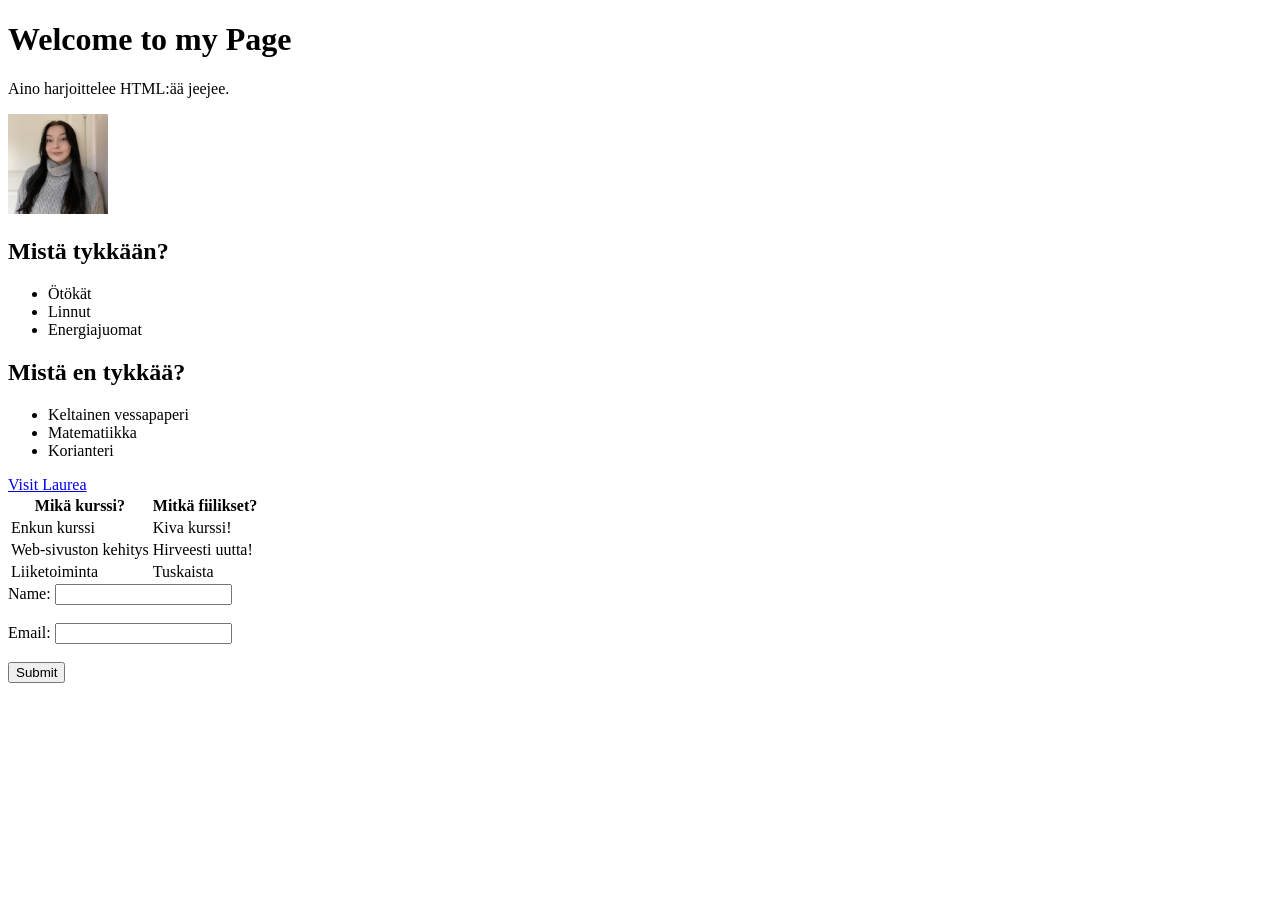
<file: WS01_HTML/index.html>
<!doctype html>
<html lang="en">
  <head>
    <meta charset="UTF-8" />
    <meta name="viewport" content="width=device-width, initial-scale=1.0" />
    <title>Ainon harjoitussivu</title>
  </head>
  <body>
    <h1>Welcome to my Page</h1>
    <p>Aino harjoittelee HTML:ää jeejee.</p>
    <img src="./images/Aino_img_.JPG" alt="Kuva Ainosta" width="100" height="100" />

    <h2>Mistä tykkään?</h2>
    <ul>
      <li>Ötökät</li>
      <li>Linnut</li>
      <li>Energiajuomat</li>
    </ul>

    <h2>Mistä en tykkää?</h2>
    <ul>
      <li>Keltainen vessapaperi</li>
      <li>Matematiikka</li>
      <li>Korianteri</li>
    </ul>

    <a href="https://www.laurea.fi">Visit Laurea</a>

    <table>
      <tr>
        <th>Mikä kurssi?</th>
        <th>Mitkä fiilikset?</th>
      </tr>
      <tr>
        <td>Enkun kurssi</td>
        <td>Kiva kurssi!</td>
      </tr>
      <tr>
        <td>Web-sivuston kehitys</td>
        <td>Hirveesti uutta!</td>
      </tr>
      <tr>
        <td>Liiketoiminta</td>
        <td>Tuskaista</td>
      </tr>
    </table>

    <form>
      <label for="name">Name:</label>
      <input type="text" id="name" name="name" /><br /><br />
      <label for="email">Email:</label>
      <input type="email" id="email" name="email" /><br /><br />
      <input type="submit" value="Submit" />
    </form>
  </body>
</html>
</file>
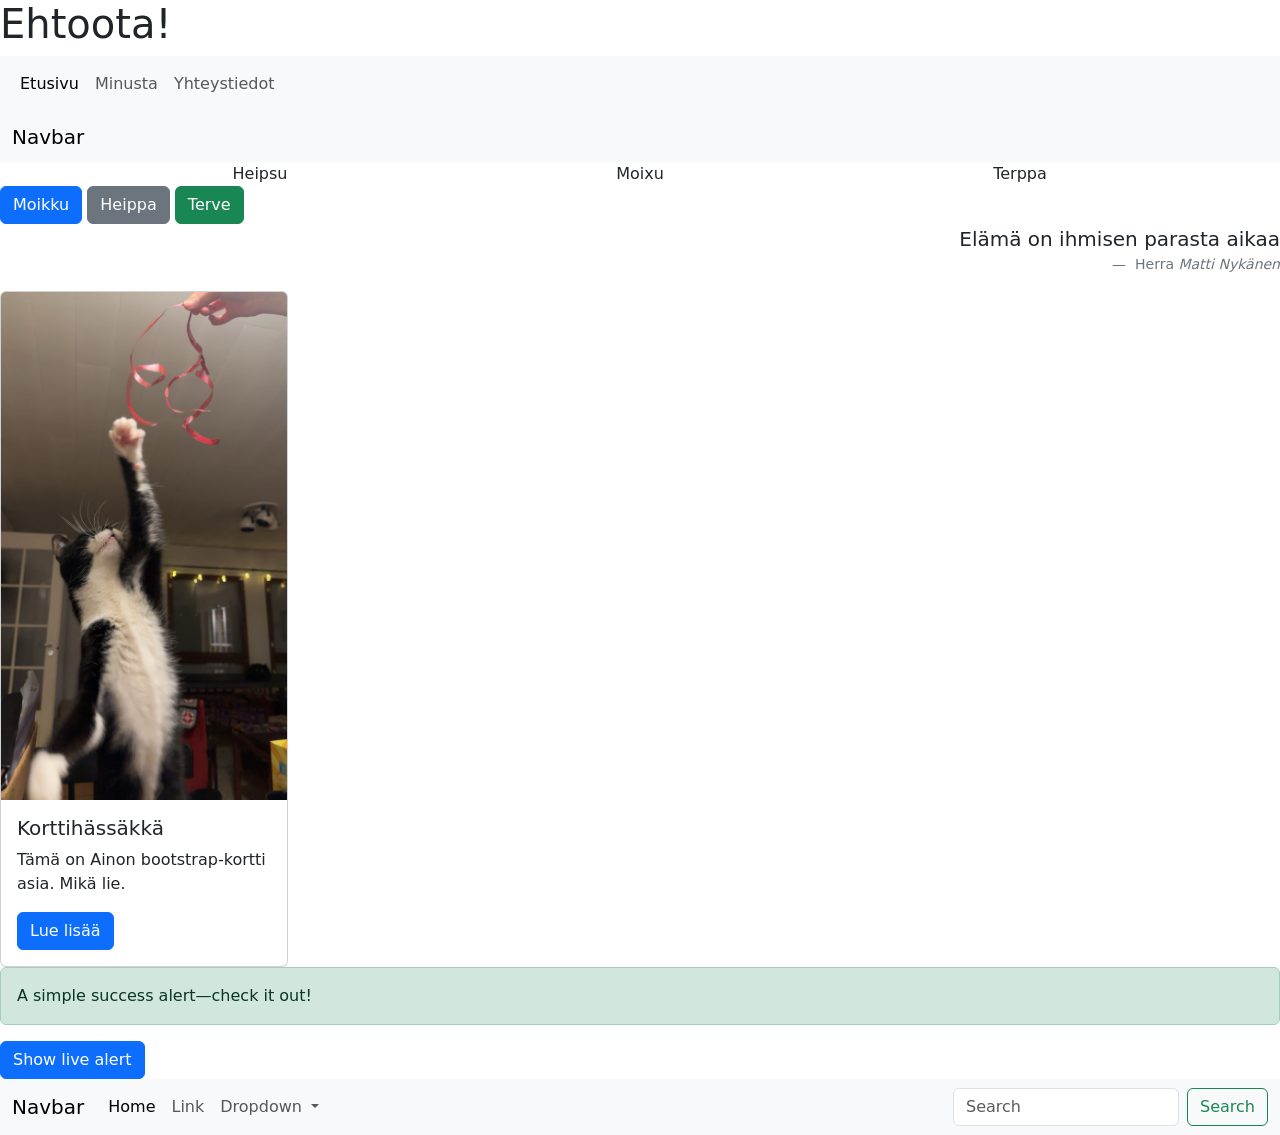
<file: WS06_Bootstrap/index.html>
<!doctype html>
<html lang="en">
  <head>
    <meta charset="utf-8" />
    <meta name="viewport" content="width=device-width, initial-scale=1" />
    <title>Bootstrap demo</title>
    <link
      href="https://cdn.jsdelivr.net/npm/bootstrap@5.3.8/dist/css/bootstrap.min.css"
      rel="stylesheet"
      integrity="sha384-sRIl4kxILFvY47J16cr9ZwB07vP4J8+LH7qKQnuqkuIAvNWLzeN8tE5YBujZqJLB"
      crossorigin="anonymous"
    />
    <!-- Bootstrap CSS -->
    <link
      href="https://cdn.jsdelivr.net/npm/bootstrap@5.3.0/dist/css/bootstrap.min.css"
      rel="stylesheet"
    />

    <!-- Bootstrap JavaScript (place before closing </body> tag) -->
    <script src="https://cdn.jsdelivr.net/npm/bootstrap@5.3.0/dist/js/bootstrap.bundle.min.js"></script>
  </head>
  <body>
    <h1>Ehtoota!</h1>
    <script
      src="https://cdn.jsdelivr.net/npm/bootstrap@5.3.8/dist/js/bootstrap.bundle.min.js"
      integrity="sha384-FKyoEForCGlyvwx9Hj09JcYn3nv7wiPVlz7YYwJrWVcXK/BmnVDxM+D2scQbITxI"
      crossorigin="anonymous"
    ></script>
    <script
      src="https://cdn.jsdelivr.net/npm/@popperjs/core@2.11.8/dist/umd/popper.min.js"
      integrity="sha384-I7E8VVD/ismYTF4hNIPjVp/Zjvgyol6VFvRkX/vR+Vc4jQkC+hVqc2pM8ODewa9r"
      crossorigin="anonymous"
    ></script>
    <script
      src="https://cdn.jsdelivr.net/npm/bootstrap@5.3.8/dist/js/bootstrap.min.js"
      integrity="sha384-G/EV+4j2dNv+tEPo3++6LCgdCROaejBqfUeNjuKAiuXbjrxilcCdDz6ZAVfHWe1Y"
      crossorigin="anonymous"
    ></script>
  </body>
</html>
<meta name="viewport" content="width=device-width, initial-scale=1" />
<nav class="navbar navbar-expand-lg navbar-light bg-light">
  <div class="container-fluid">
    <button
      class="navbar-toggler"
      type="button"
      data-bs-toggle="collapse"
      data-bs-target="#navbarNav"
      aria-controls="navbarNav"
      aria-expanded="false"
      aria-label="Toggle navigation"
    >
      <span class="navbar-toggler-icon"></span>
    </button>
    <div class="collapse navbar-collapse" id="navbarNav">
      <ul class="navbar-nav me-auto mb-2 mb-lg-0">
        <li class="nav-item">
          <a class="nav-link active" aria-current="page" href="#">Etusivu</a>
        </li>
        <li class="nav-item"><a class="nav-link" href="#">Minusta</a></li>
        <li class="nav-item"><a class="nav-link" href="#">Yhteystiedot</a></li>
      </ul>
    </div>
  </div>
</nav>

<!-- As a heading -->
<nav class="navbar bg-body-tertiary">
  <div class="container-fluid">
    <span class="navbar-brand mb-0 h1">Navbar</span>
  </div>
</nav>

<div class="container text-center">
  <div class="row">
    <div class="col align-self-start">Heipsu</div>
    <div class="col align-self-center">Moixu</div>
    <div class="col align-self-end">Terppa</div>
  </div>
</div>
<button class="btn btn-primary">Moikku</button>
<button class="btn btn-secondary">Heippa</button>
<button class="btn btn-success">Terve</button>

<figure class="text-end">
  <blockquote class="blockquote">
    <p>Elämä on ihmisen parasta aikaa</p>
  </blockquote>
  <figcaption class="blockquote-footer">
    Herra <cite title="Source Title">Matti Nykänen</cite>
  </figcaption>
</figure>

<div class="card" style="width: 18rem">
  <img src="./images/LenniNauha.JPG" class="card-img-top" alt="Card Image" />
  <div class="card-body">
    <h5 class="card-title">Korttihässäkkä</h5>
    <p class="card-text">Tämä on Ainon bootstrap-kortti asia. Mikä lie.</p>
    <a href="#" class="btn btn-primary">Lue lisää</a>
  </div>
</div>

<div class="alert alert-success" role="alert">
  A simple success alert—check it out!
</div>
<div id="liveAlertPlaceholder"></div>
<button type="button" class="btn btn-primary" id="liveAlertBtn">
  Show live alert
</button>

<nav class="navbar navbar-expand-lg bg-body-tertiary">
  <div class="container-fluid">
    <a class="navbar-brand" href="#">Navbar</a>
    <button
      class="navbar-toggler"
      type="button"
      data-bs-toggle="collapse"
      data-bs-target="#navbarSupportedContent"
      aria-controls="navbarSupportedContent"
      aria-expanded="false"
      aria-label="Toggle navigation"
    >
      <span class="navbar-toggler-icon"></span>
    </button>
    <div class="collapse navbar-collapse" id="navbarSupportedContent">
      <ul class="navbar-nav me-auto mb-2 mb-lg-0">
        <li class="nav-item">
          <a class="nav-link active" aria-current="page" href="#">Home</a>
        </li>
        <li class="nav-item">
          <a class="nav-link" href="#">Link</a>
        </li>
        <li class="nav-item dropdown">
          <a
            class="nav-link dropdown-toggle"
            href="#"
            role="button"
            data-bs-toggle="dropdown"
            aria-expanded="false"
          >
            Dropdown
          </a>
          <ul class="dropdown-menu">
            <li><a class="dropdown-item" href="#">Action</a></li>
            <li><a class="dropdown-item" href="#">Another action</a></li>
            <li><hr class="dropdown-divider" /></li>
            <li><a class="dropdown-item" href="#">Something else here</a></li>
          </ul>
        </li>
      </ul>
      <form class="d-flex" role="search">
        <input
          class="form-control me-2"
          type="search"
          placeholder="Search"
          aria-label="Search"
        />
        <button class="btn btn-outline-success" type="submit">Search</button>
      </form>
    </div>
  </div>
</nav>
</file>
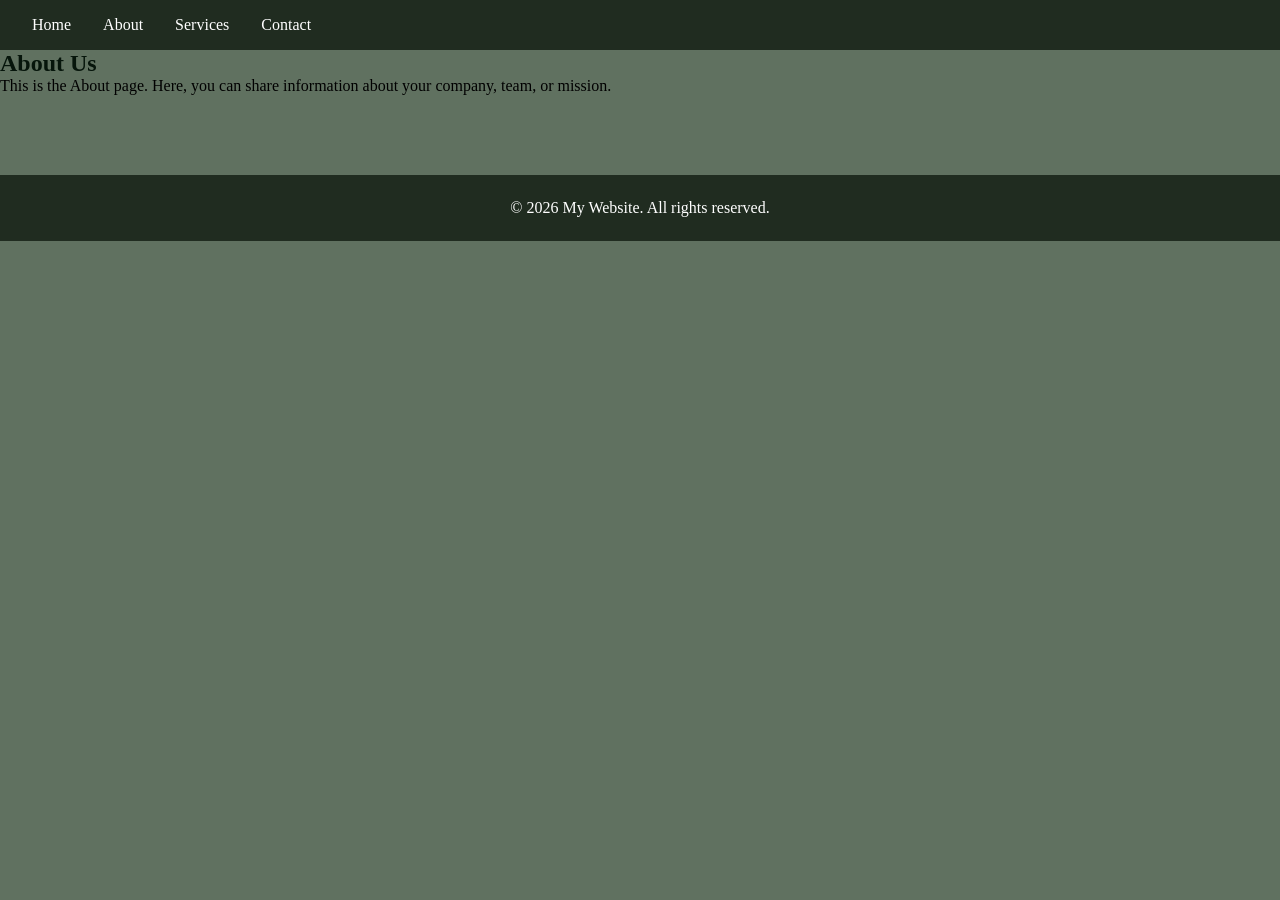
<file: WS07_Project/about.html>
<!doctype html>
<html lang="en">
  <head>
    <meta charset="UTF-8" />
    <meta name="viewport" content="width=device-width, initial-scale=1.0" />
    <title>My Website - About</title>
    <link rel="stylesheet" href="style.css" />
  </head>
  <body>
    <header>
      <nav class="navbar">
        <ul class="navbar-menu">
          <li class="navbar-item">
            <a href="index.html" class="navbar-link">Home</a>
          </li>
          <li class="navbar-item">
            <a href="about.html" class="navbar-link">About</a>
          </li>
          <li class="navbar-item">
            <a href="services.html" class="navbar-link">Services</a>
          </li>
          <li class="navbar-item">
            <a href="contact.html" class="navbar-link">Contact</a>
          </li>
        </ul>
      </nav>
    </header>

    <main>
      <section class="content">
        <h1>About Us</h1>
        <p>
          This is the About page. Here, you can share information about your
          company, team, or mission.
        </p>
      </section>
    </main>

    <footer>
      <p>&copy; 2026 My Website. All rights reserved.</p>
    </footer>
  </body>
</html>
</file>
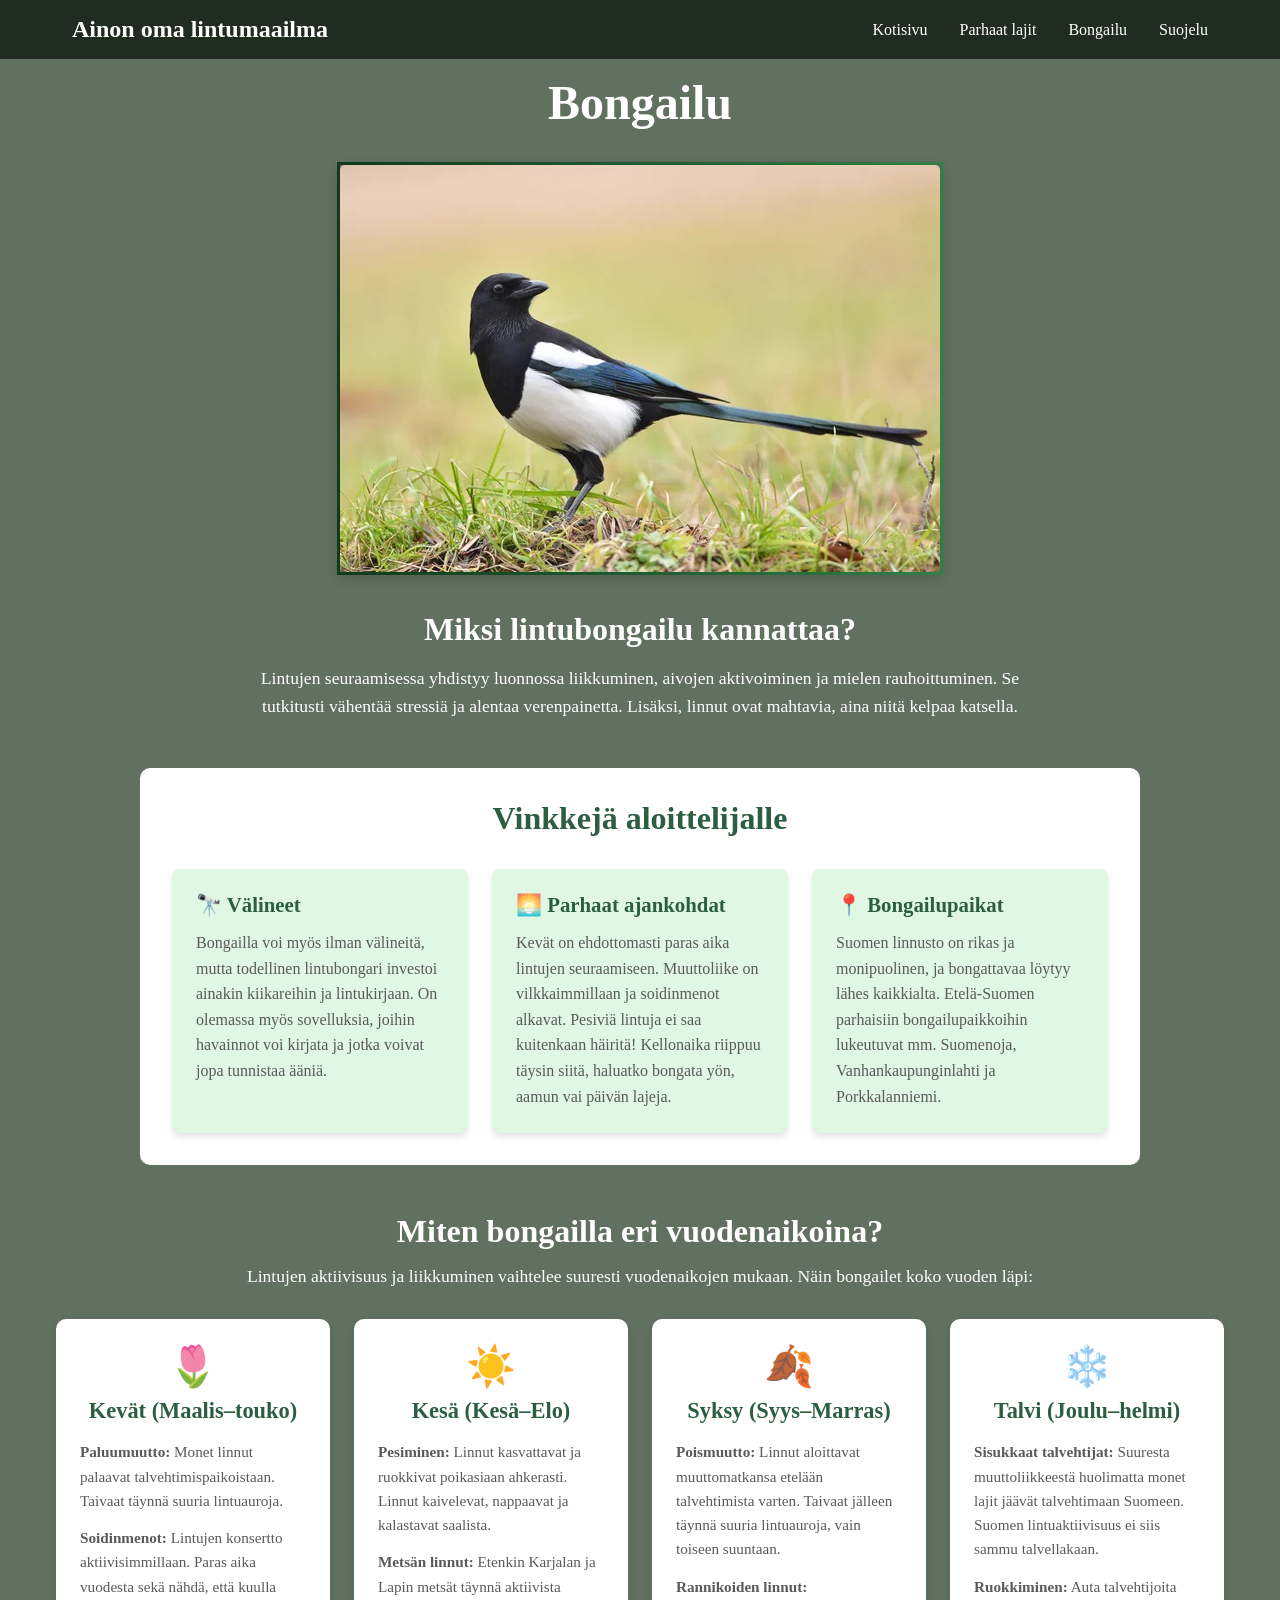
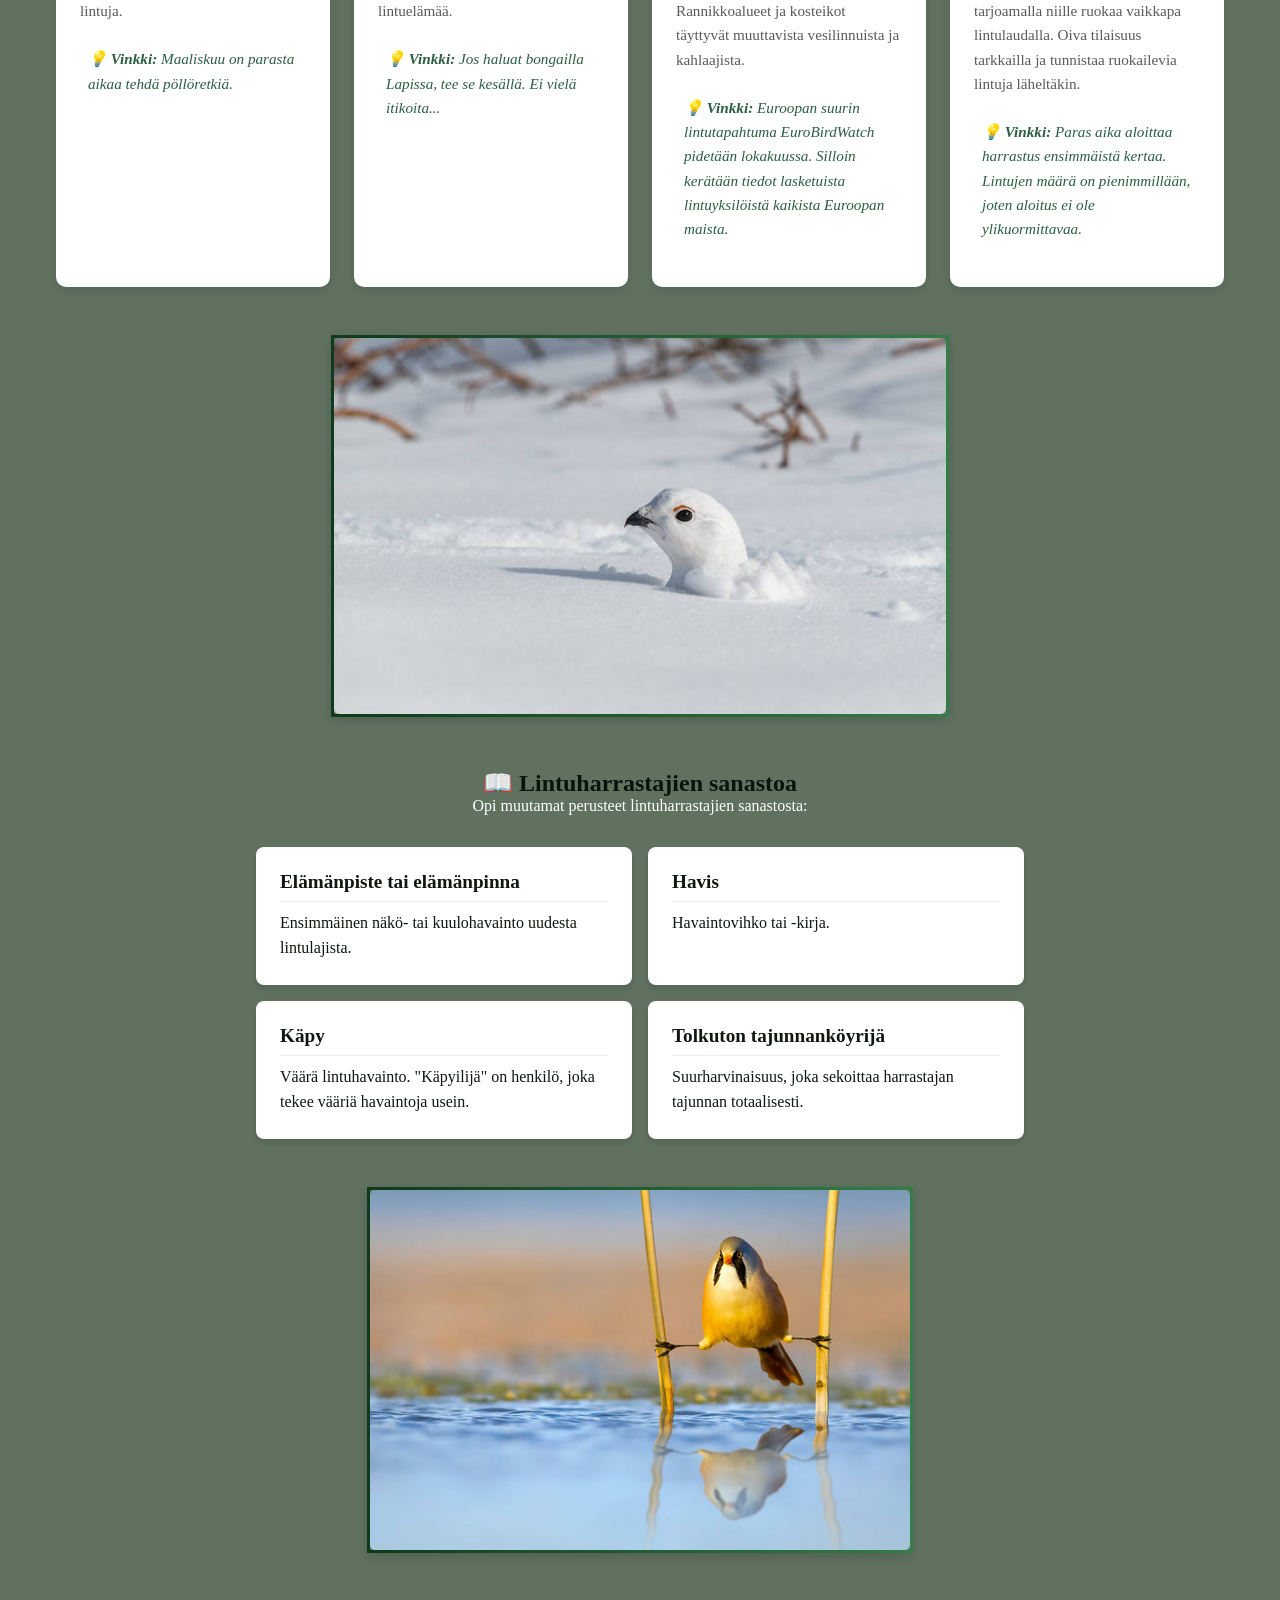
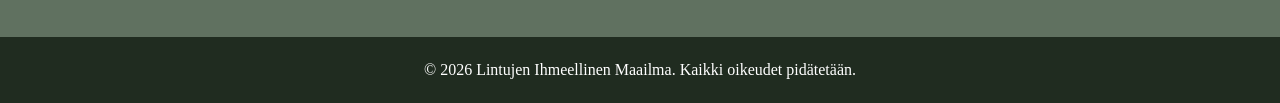
<file: WS07_Project/bongailu.html>
<!doctype html>
<html lang="fi">
  <head>
    <link rel="stylesheet" href="style.css" />
    <meta charset="UTF-8" />
    <meta name="viewport" content="width=device-width, initial-scale=1.0" />
    <title>Bongailu</title>
    <link rel="icon" href="favicon.ico" type="image/favicon.ico" />
    <!-- Moderneille selaimille (PNG/SVG) -->
    <link rel="icon" type="image/png" href="favicon.ico/birdicon.jpg" />
    <!-- Apple Touch Icon (iOS devices) -->
    <link rel="apple-touch-icon" href="favicon.ico/birdicon.jpg" />
  </head>
  <body>
    <nav class="navbar">
      <div class="navbar-container">
        <a href="#" class="navbar-logo">Ainon oma lintumaailma</a>
        <ul class="navbar-menu">
          <li class="navbar-item">
            <a href="index.html" class="navbar-link">Kotisivu</a>
          </li>
          <li class="navbar-item">
            <a href="lajit.html" class="navbar-link">Parhaat lajit</a>
          </li>
          <li class="navbar-item">
            <a href="bongailu.html" class="navbar-link">Bongailu</a>
          </li>
          <li class="navbar-item">
            <a href="suojelu.html" class="navbar-link">Suojelu</a>
          </li>
        </ul>
      </div>
    </nav>
    <h1 class="bongailu-title">Bongailu</h1>

    <div> 
    <section class="photo-section">
        <div class="photo-container">
          <img src="images/harakka.jpg" alt="harakka" class="harakka-kuva" />
        </div>
      </section>
    </div>

    <!-- Hero osio -->
    <div>
      <div>
        <section class="spotting-hero"></section>
      </div>

      <!-- Intro osio -->
      <section class="spotting-intro">
        <h1>Miksi lintubongailu kannattaa?</h1>
        <p>
          Lintujen seuraamisessa yhdistyy luonnossa liikkuminen, aivojen
          aktivoiminen ja mielen rauhoittuminen. Se tutkitusti vähentää stressiä
          ja alentaa verenpainetta. Lisäksi, linnut ovat mahtavia, aina niitä
          kelpaa katsella.
        </p>
      </section>
    </div>

    <!-- Lintubongaus vinkkejä -->
    <section class="spotting-tips">
      <h1>Vinkkejä aloittelijalle</h1>
      <div class="bongailu-tips-container">
        <div class="bongailu-tip-card">
          <h2>🔭 Välineet</h2>
          <p>
            Bongailla voi myös ilman välineitä, mutta todellinen lintubongari
            investoi ainakin kiikareihin ja lintukirjaan. On olemassa myös
            sovelluksia, joihin havainnot voi kirjata ja jotka voivat jopa
            tunnistaa ääniä.
          </p>
        </div>
        <div class="bongailu-tip-card">
          <h2>🌅 Parhaat ajankohdat</h2>
          <p>
            Kevät on ehdottomasti paras aika lintujen seuraamiseen. Muuttoliike
            on vilkkaimmillaan ja soidinmenot alkavat. Pesiviä lintuja ei saa
            kuitenkaan häiritä! Kellonaika riippuu täysin siitä, haluatko
            bongata yön, aamun vai päivän lajeja.
          </p>
        </div>
        <div class="bongailu-tip-card">
          <h2>📍 Bongailupaikat</h2>
          <p>
            Suomen linnusto on rikas ja monipuolinen, ja bongattavaa löytyy
            lähes kaikkialta. Etelä-Suomen parhaisiin bongailupaikkoihin
            lukeutuvat mm. Suomenoja, Vanhankaupunginlahti ja Porkkalanniemi.
          </p>
        </div>
      </div>
    </section>
    <!-- Miten bongailla eri vuodenaikoina? -->
    <section class="seasonal-tips">
      <h1>Miten bongailla eri vuodenaikoina?</h1>
      <p>
        Lintujen aktiivisuus ja liikkuminen vaihtelee suuresti vuodenaikojen
        mukaan. Näin bongailet koko vuoden läpi:
      </p>

      <div class="seasonal-container">
        <!-- KEVÄT -->
        <div class="season-card">
          <div class="season-icon">🌷</div>
          <h1>Kevät (Maalis–touko)</h1>
          <p>
            <strong>Paluumuutto:</strong> Monet linnut palaavat
            talvehtimispaikoistaan. Taivaat täynnä suuria lintuauroja.
          </p>
          <p>
            <strong>Soidinmenot:</strong> Lintujen konsertto aktiivisimmillaan.
            Paras aika vuodesta sekä nähdä, että kuulla lintuja.
          </p>
          <p class="season-tip">
            💡 <strong>Vinkki:</strong> Maaliskuu on parasta aikaa tehdä
            pöllöretkiä.
          </p>
        </div>

        <!-- KESÄ -->
        <div class="season-card">
          <div class="season-icon">☀️</div>
          <h1>Kesä (Kesä–Elo)</h1>
          <p>
            <strong>Pesiminen:</strong> Linnut kasvattavat ja ruokkivat
            poikasiaan ahkerasti. Linnut kaivelevat, nappaavat ja kalastavat
            saalista.
          </p>
          <p>
            <strong>Metsän linnut:</strong> Etenkin Karjalan ja Lapin metsät
            täynnä aktiivista lintuelämää.
          </p>
          <p class="season-tip">
            💡 <strong>Vinkki:</strong> Jos haluat bongailla Lapissa, tee se
            kesällä. Ei vielä itikoita...
          </p>
        </div>

        <!-- SYKSY -->
        <div class="season-card">
          <div class="season-icon">🍂</div>
          <h1>Syksy (Syys–Marras)</h1>
          <p>
            <strong>Poismuutto:</strong> Linnut aloittavat muuttomatkansa
            etelään talvehtimista varten. Taivaat jälleen täynnä suuria
            lintuauroja, vain toiseen suuntaan.
          </p>
          <p>
            <strong>Rannikoiden linnut:</strong> Rannikkoalueet ja kosteikot
            täyttyvät muuttavista vesilinnuista ja kahlaajista.
          </p>
          <p class="season-tip">
            💡 <strong>Vinkki:</strong> Euroopan suurin lintutapahtuma
            EuroBirdWatch pidetään lokakuussa. Silloin kerätään tiedot
            lasketuista lintuyksilöistä kaikista Euroopan maista.
          </p>
        </div>

        <!-- TALVI -->
        <div class="season-card">
          <div class="season-icon">❄️</div>
          <h1>Talvi (Joulu–helmi)</h1>
          <p>
            <strong>Sisukkaat talvehtijat:</strong> Suuresta muuttoliikkeestä
            huolimatta monet lajit jäävät talvehtimaan Suomeen. Suomen
            lintuaktiivisuus ei siis sammu talvellakaan.
          </p>
          <p>
            <strong>Ruokkiminen:</strong> Auta talvehtijoita tarjoamalla niille
            ruokaa vaikkapa lintulaudalla. Oiva tilaisuus tarkkailla ja
            tunnistaa ruokailevia lintuja läheltäkin.
          </p>
          <p class="season-tip">
            💡 <strong>Vinkki:</strong> Paras aika aloittaa harrastus
            ensimmäistä kertaa. Lintujen määrä on pienimmillään, joten aloitus
            ei ole ylikuormittavaa.
          </p>
        </div>
      </div>
    </section>

    <div>
      <section class="photo-section">
        <div class="photo-container">
          <img src="images/riekko.jpg" alt="riekko" class="riekko-kuva" />
        </div>
      </section>
    </div>

    <section class="birding-glossary">
      <h1>📖 Lintuharrastajien sanastoa</h1>
      <p>Opi muutamat perusteet lintuharrastajien sanastosta:</p>
      <div class="glossary-container">
        <div class="glossary-item">
          <h2 class="glossary-term">Elämänpiste tai elämänpinna</h2>
          <p class="glossary-definition">
            Ensimmäinen näkö- tai kuulohavainto uudesta lintulajista.
          </p>
        </div>
        <div class="glossary-item">
          <h3 class="glossary-term">Havis</h3>
          <p class="glossary-definition">Havaintovihko tai -kirja.</p>
        </div>
        <div class="glossary-item">
          <h4 class="glossary-term">Käpy</h4>
          <p class="glossary-definition">
            Väärä lintuhavainto. "Käpyilijä" on henkilö, joka tekee vääriä
            havaintoja usein.
          </p>
        </div>
        <div class="glossary-item">
          <h5 class="glossary-term">Tolkuton tajunnanköyrijä</h5>
          <p class="glossary-definition">
            Suurharvinaisuus, joka sekoittaa harrastajan tajunnan totaalisesti.
          </p>
        </div>
      </div>
    </section>

    <div>
      <section class="photo-section">
        <div class="photo-container">
          <img
            src="images/viiksitimali.jpg"
            alt="viiksitimali"
            class="viiksitimali-kuva"
          />
        </div>
      </section>
    </div>

    <footer>
      <p>
        &copy; 2026 Lintujen Ihmeellinen Maailma. Kaikki oikeudet pidätetään.
      </p>
    </footer>
  </body>
</html>
</file>
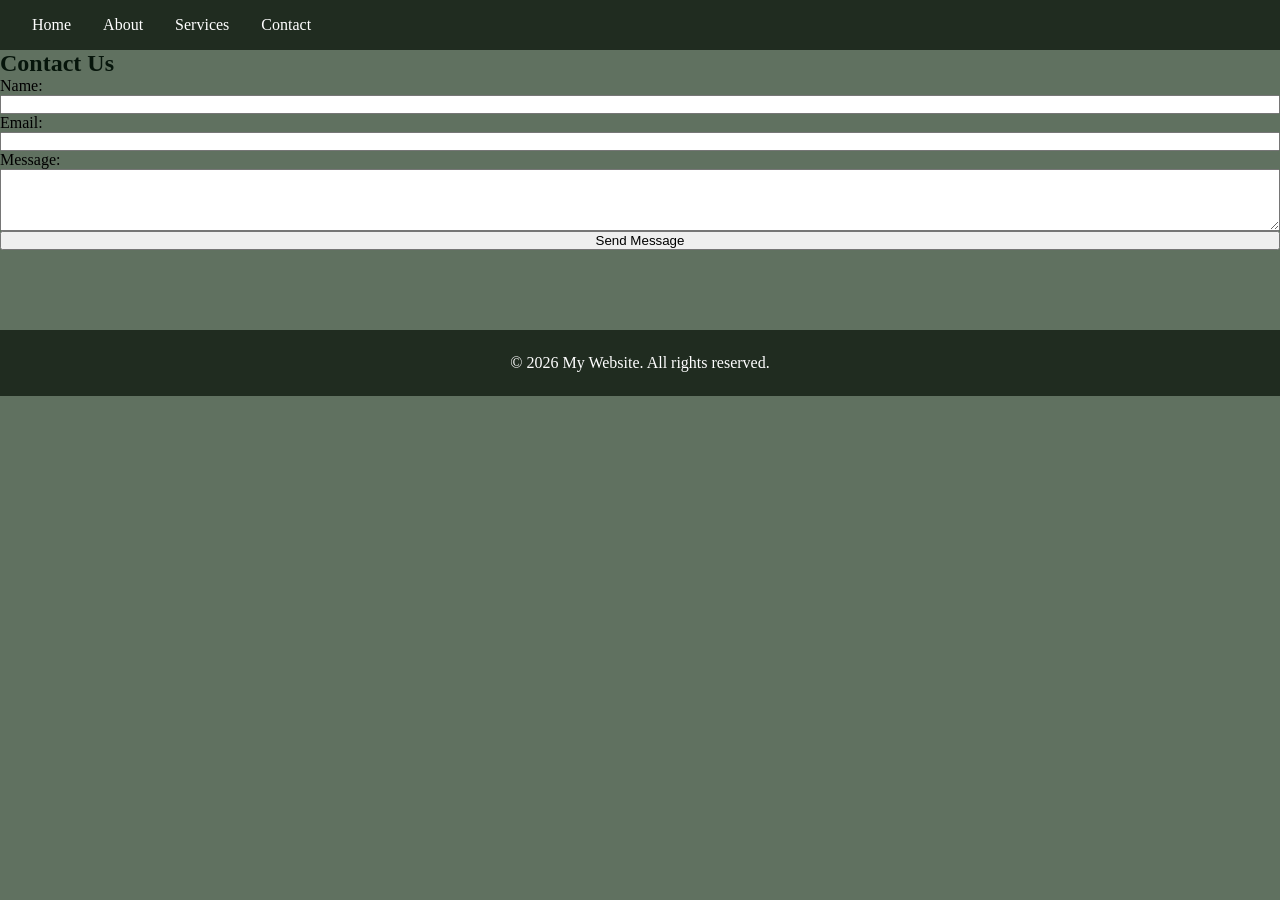
<file: WS07_Project/contact.html>
<!doctype html>
<html lang="en">
  <head>
    <meta charset="UTF-8" />
    <meta name="viewport" content="width=device-width, initial-scale=1.0" />
    <title>My Website - Contact</title>
    <link rel="stylesheet" href="style.css" />
  </head>
  <body>
    <header>
      <nav class="navbar">
        <ul class="navbar-menu">
          <li class="navbar-item">
            <a href="index.html" class="navbar-link">Home</a>
          </li>
          <li class="navbar-item">
            <a href="about.html" class="navbar-link">About</a>
          </li>
          <li class="navbar-item">
            <a href="services.html" class="navbar-link">Services</a>
          </li>
          <li class="navbar-item">
            <a href="contact.html" class="navbar-link">Contact</a>
          </li>
        </ul>
      </nav>
    </header>

    <main>
      <section class="content">
        <h1>Contact Us</h1>
        <form class="contact-form">
          <label for="name">Name:</label>
          <input type="text" id="name" name="name" required />

          <label for="email">Email:</label>
          <input type="email" id="email" name="email" required />

          <label for="message">Message:</label>
          <textarea id="message" name="message" rows="4" required></textarea>

          <button type="submit">Send Message</button>
        </form>
      </section>
    </main>

    <footer>
      <p>&copy; 2026 My Website. All rights reserved.</p>
    </footer>
  </body>
</html>
</file>
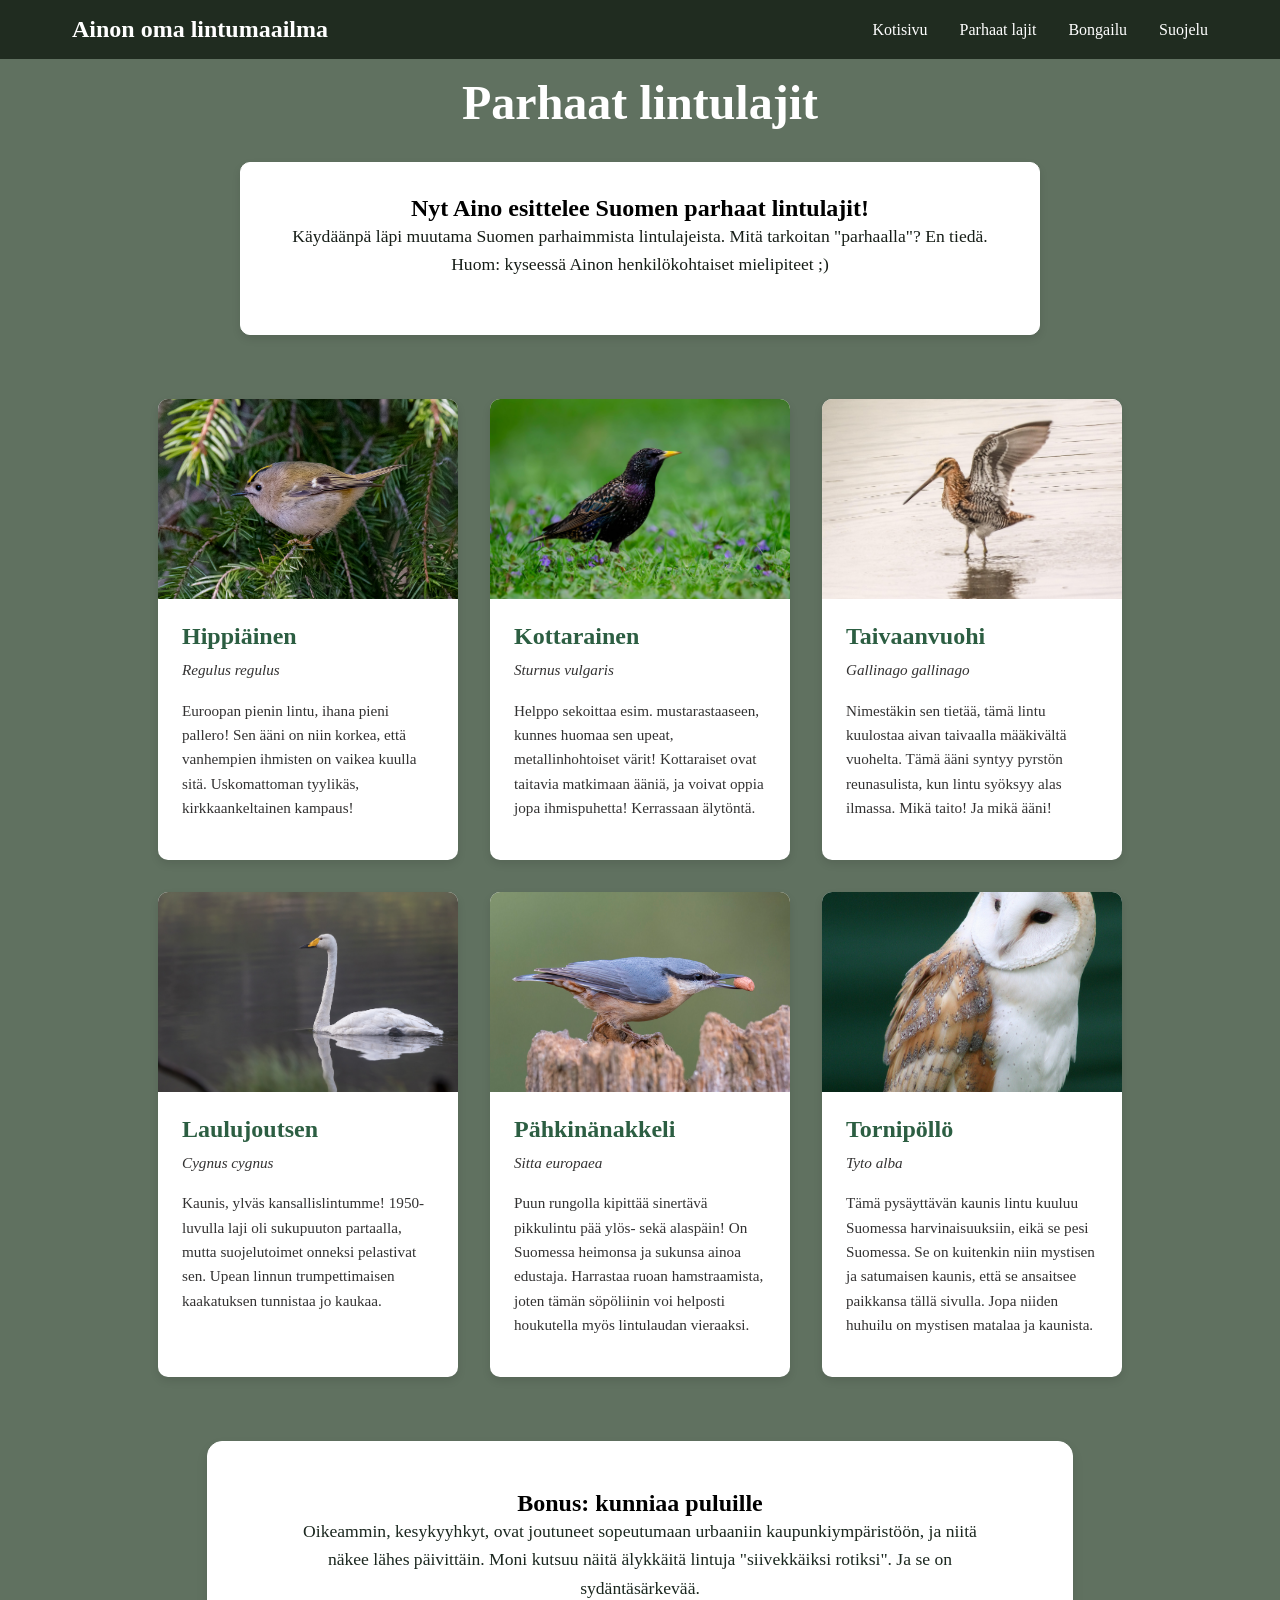
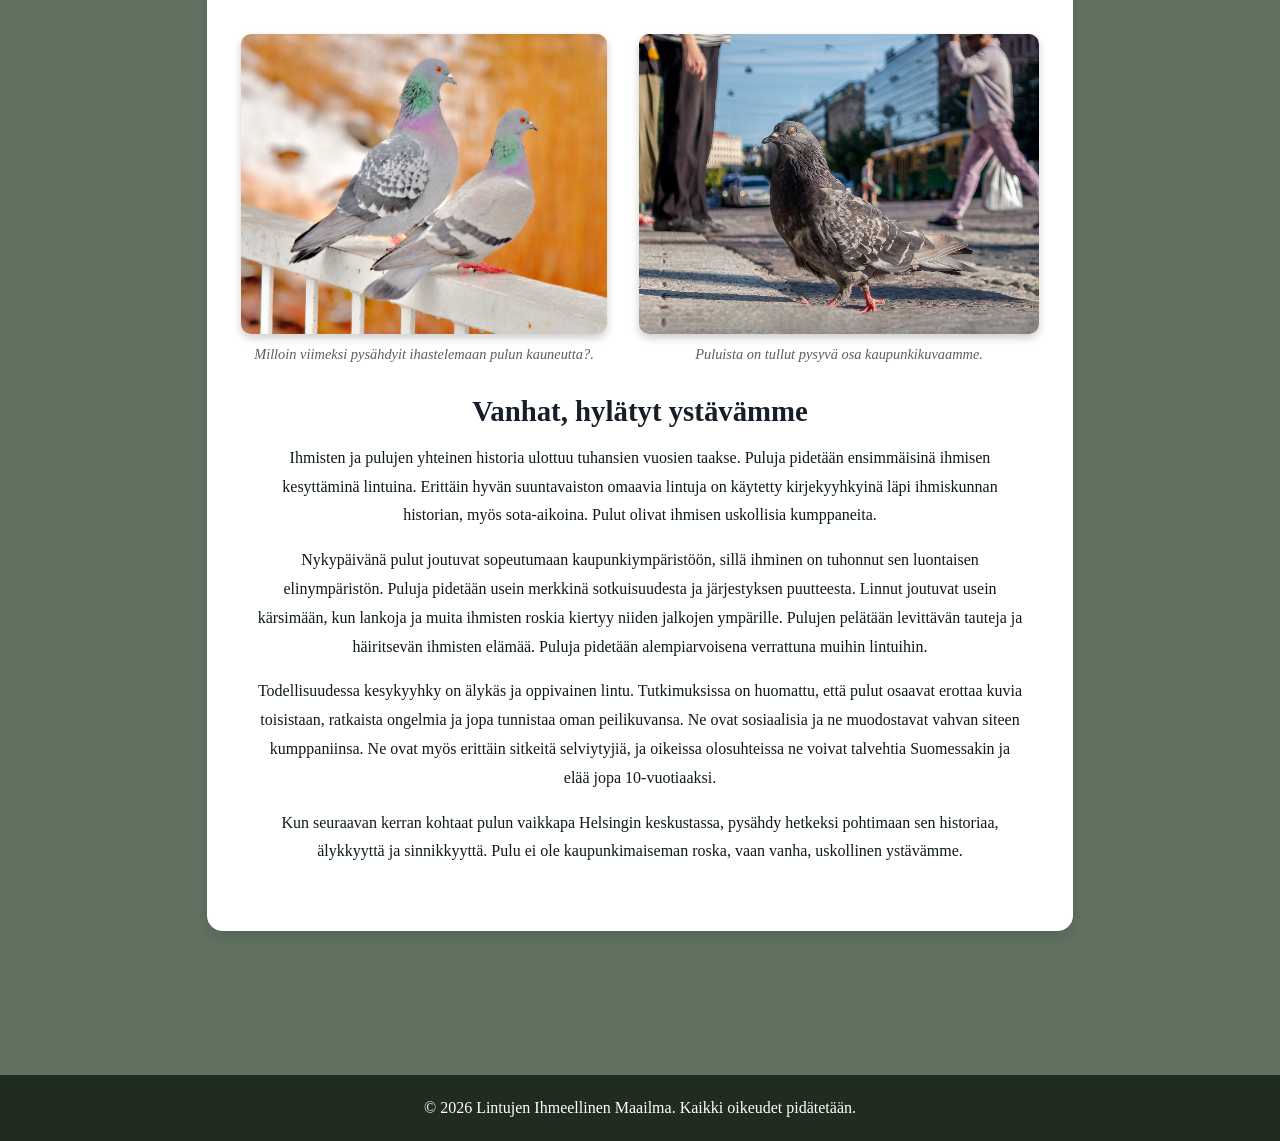
<file: WS07_Project/lajit.html>
<!doctype html>
<html lang="fi">
  <head>
    <meta charset="UTF-8" />
    <meta name="viewport" content="width=device-width, initial-scale=1.0" />
    <title>Parhaat lajit- sivu</title>
    <link rel="stylesheet" href="style.css" />
    <link rel="icon" href="favicon.ico" type="image/favicon.ico" />
    <!-- Moderneille selaimille (PNG/SVG) -->
    <link rel="icon" type="image/png" href="favicon.ico/birdicon.jpg" />
    <!-- Apple Touch Icon (iOS devices) -->
    <link rel="apple-touch-icon" href="favicon.ico/birdicon.jpg" />
  </head>
  <body>
    <nav class="navbar">
      <div class="navbar-container">
        <a href="#" class="navbar-logo">Ainon oma lintumaailma</a>
        <ul class="navbar-menu">
          <li class="navbar-item">
            <a href="index.html" class="navbar-link">Kotisivu</a>
          </li>
          <li class="navbar-item">
            <a href="lajit.html" class="navbar-link">Parhaat lajit</a>
          </li>
          <li class="navbar-item">
            <a href="bongailu.html" class="navbar-link">Bongailu</a>
          </li>
          <li class="navbar-item">
            <a href="suojelu.html" class="navbar-link">Suojelu</a>
          </li>
        </ul>
      </div>
    </nav>
    <h1 class="parhaatlajit-title">Parhaat lintulajit</h1>
    <!-- Lajit introlaatikko -->
    <section class="lajitintrolaatikko">
      <h2>Nyt Aino esittelee Suomen parhaat lintulajit!</h2>
      <p>
        Käydäänpä läpi muutama Suomen parhaimmista lintulajeista. Mitä tarkoitan
        "parhaalla"? En tiedä. Huom: kyseessä Ainon henkilökohtaiset mielipiteet
        ;)
      </p>
    </section>

    <!-- Lajiesittely osiot -->
    <section class="bird-sections">
      <!-- Lintu 1 hippiäinen -->
      <div class="bird-card">
        <div class="bird-image">
          <img src="images/hippiainen.jpg" alt="hippiäinen" />
        </div>
        <div class="bird-text">
          <h2>Hippiäinen</h2>
          <p class="scientific-name">Regulus regulus</p>
          <p>
            Euroopan pienin lintu, ihana pieni pallero! Sen ääni on niin korkea,
            että vanhempien ihmisten on vaikea kuulla sitä. Uskomattoman
            tyylikäs, kirkkaankeltainen kampaus!
          </p>
        </div>
      </div>

      <!-- Lintu 2 kottarainen -->
      <div class="bird-card">
        <div class="bird-image">
          <img src="images/kottarainen.jpg" alt="kottarainen" />
        </div>
        <div class="bird-text">
          <h2>Kottarainen</h2>
          <p class="scientific-name">Sturnus vulgaris</p>
          <p>
            Helppo sekoittaa esim. mustarastaaseen, kunnes huomaa sen upeat,
            metallinhohtoiset värit! Kottaraiset ovat taitavia matkimaan ääniä,
            ja voivat oppia jopa ihmispuhetta! Kerrassaan älytöntä.
          </p>
        </div>
      </div>

      <!-- Lintu 3 taivaanvuohi -->
      <div class="bird-card">
        <div class="bird-image">
          <img src="images/taivaanvuohi.jpg" alt="taivaanvuohi" />
        </div>
        <div class="bird-text">
          <h2>Taivaanvuohi</h2>
          <p class="scientific-name">Gallinago gallinago</p>
          <p>
            Nimestäkin sen tietää, tämä lintu kuulostaa aivan taivaalla
            määkivältä vuohelta. Tämä ääni syntyy pyrstön reunasulista, kun
            lintu syöksyy alas ilmassa. Mikä taito! Ja mikä ääni!
          </p>
        </div>
      </div>

      <!-- Lintu 4 laulujoutsen  -->
      <div class="bird-card">
        <div class="bird-image">
          <img src="images/laulujoutsen.jpg" alt="laulujoutsen" />
        </div>
        <div class="bird-text">
          <h2>Laulujoutsen</h2>
          <p class="scientific-name">Cygnus cygnus</p>
          <p>
            Kaunis, ylväs kansallislintumme! 1950-luvulla laji oli sukupuuton
            partaalla, mutta suojelutoimet onneksi pelastivat sen. Upean linnun
            trumpettimaisen kaakatuksen tunnistaa jo kaukaa.
          </p>
        </div>
      </div>

      <!-- Lintu 5 pähkinänakkeli  -->
      <div class="bird-card">
        <div class="bird-image">
          <img src="images/pahkinanakkeli.jpg" alt="pähkinänakkeli" />
        </div>
        <div class="bird-text">
          <h2>Pähkinänakkeli</h2>
          <p class="scientific-name">Sitta europaea</p>
          <p>
            Puun rungolla kipittää sinertävä pikkulintu pää ylös- sekä alaspäin!
            On Suomessa heimonsa ja sukunsa ainoa edustaja. Harrastaa ruoan
            hamstraamista, joten tämän söpöliinin voi helposti houkutella myös
            lintulaudan vieraaksi.
          </p>
        </div>
      </div>

      <!-- Lintu 6 tornipöllö  -->
      <div class="bird-card">
        <div class="bird-image">
          <img src="images/tornipollo.jpg" alt="tornipöllö" />
        </div>
        <div class="bird-text">
          <h2>Tornipöllö</h2>
          <p class="scientific-name">Tyto alba</p>
          <p>
            Tämä pysäyttävän kaunis lintu kuuluu Suomessa harvinaisuuksiin, eikä
            se pesi Suomessa. Se on kuitenkin niin mystisen ja satumaisen
            kaunis, että se ansaitsee paikkansa tällä sivulla. Jopa niiden
            huhuilu on mystisen matalaa ja kaunista.
          </p>
        </div>
      </div>

      <!-- Pulu osuus -->
      <section class="pigeon-section">
        <div class="pigeon-header">
          <h2>Bonus: kunniaa puluille</h2>
          <p class="pigeon-subtitle">
            Oikeammin, kesykyyhkyt, ovat joutuneet sopeutumaan urbaaniin
            kaupunkiympäristöön, ja niitä näkee lähes päivittäin. Moni kutsuu
            näitä älykkäitä lintuja "siivekkäiksi rotiksi". Ja se on
            sydäntäsärkevää.
          </p>
        </div>

        <div class="pigeon-content">
          <!-- Pulupari -->
          <div class="pigeon-image-container">
            <img
              src="images/pulupari.jpg"
              alt="pulupari"
              class="pigeon-image"
            />
            <p class="image-caption">
              Milloin viimeksi pysähdyit ihastelemaan pulun kauneutta?.
            </p>
          </div>

          <!-- Pulu kaupungissa -->
          <div class="pigeon-image-container">
            <img
              src="images/pulukaupungissa.jpg"
              alt="pulu kaupungissa"
              class="pigeon-image"
            />
            <p class="image-caption">
              Puluista on tullut pysyvä osa kaupunkikuvaamme.
            </p>
          </div>
        </div>

        <div class="pigeon-text">
          <h2>Vanhat, hylätyt ystävämme</h2>
          <p>
            Ihmisten ja pulujen yhteinen historia ulottuu tuhansien vuosien
            taakse. Puluja pidetään ensimmäisinä ihmisen kesyttäminä lintuina.
            Erittäin hyvän suuntavaiston omaavia lintuja on käytetty
            kirjekyyhkyinä läpi ihmiskunnan historian, myös sota-aikoina. Pulut
            olivat ihmisen uskollisia kumppaneita.
          </p>
          <p>
            Nykypäivänä pulut joutuvat sopeutumaan kaupunkiympäristöön, sillä
            ihminen on tuhonnut sen luontaisen elinympäristön. Puluja pidetään
            usein merkkinä sotkuisuudesta ja järjestyksen puutteesta. Linnut
            joutuvat usein kärsimään, kun lankoja ja muita ihmisten roskia
            kiertyy niiden jalkojen ympärille. Pulujen pelätään levittävän
            tauteja ja häiritsevän ihmisten elämää. Puluja pidetään
            alempiarvoisena verrattuna muihin lintuihin.
          </p>
          <p>
            Todellisuudessa kesykyyhky on älykäs ja oppivainen lintu.
            Tutkimuksissa on huomattu, että pulut osaavat erottaa kuvia
            toisistaan, ratkaista ongelmia ja jopa tunnistaa oman peilikuvansa.
            Ne ovat sosiaalisia ja ne muodostavat vahvan siteen kumppaniinsa. Ne
            ovat myös erittäin sitkeitä selviytyjiä, ja oikeissa olosuhteissa ne
            voivat talvehtia Suomessakin ja elää jopa 10-vuotiaaksi.
          </p>
          <p>
            Kun seuraavan kerran kohtaat pulun vaikkapa Helsingin keskustassa,
            pysähdy hetkeksi pohtimaan sen historiaa, älykkyyttä ja
            sinnikkyyttä. Pulu ei ole kaupunkimaiseman roska, vaan vanha,
            uskollinen ystävämme.
          </p>
        </div>
      </section>
    </section>
    <footer>
      <p>
        &copy; 2026 Lintujen Ihmeellinen Maailma. Kaikki oikeudet pidätetään.
      </p>
    </footer>
  </body>
</html>
</file>
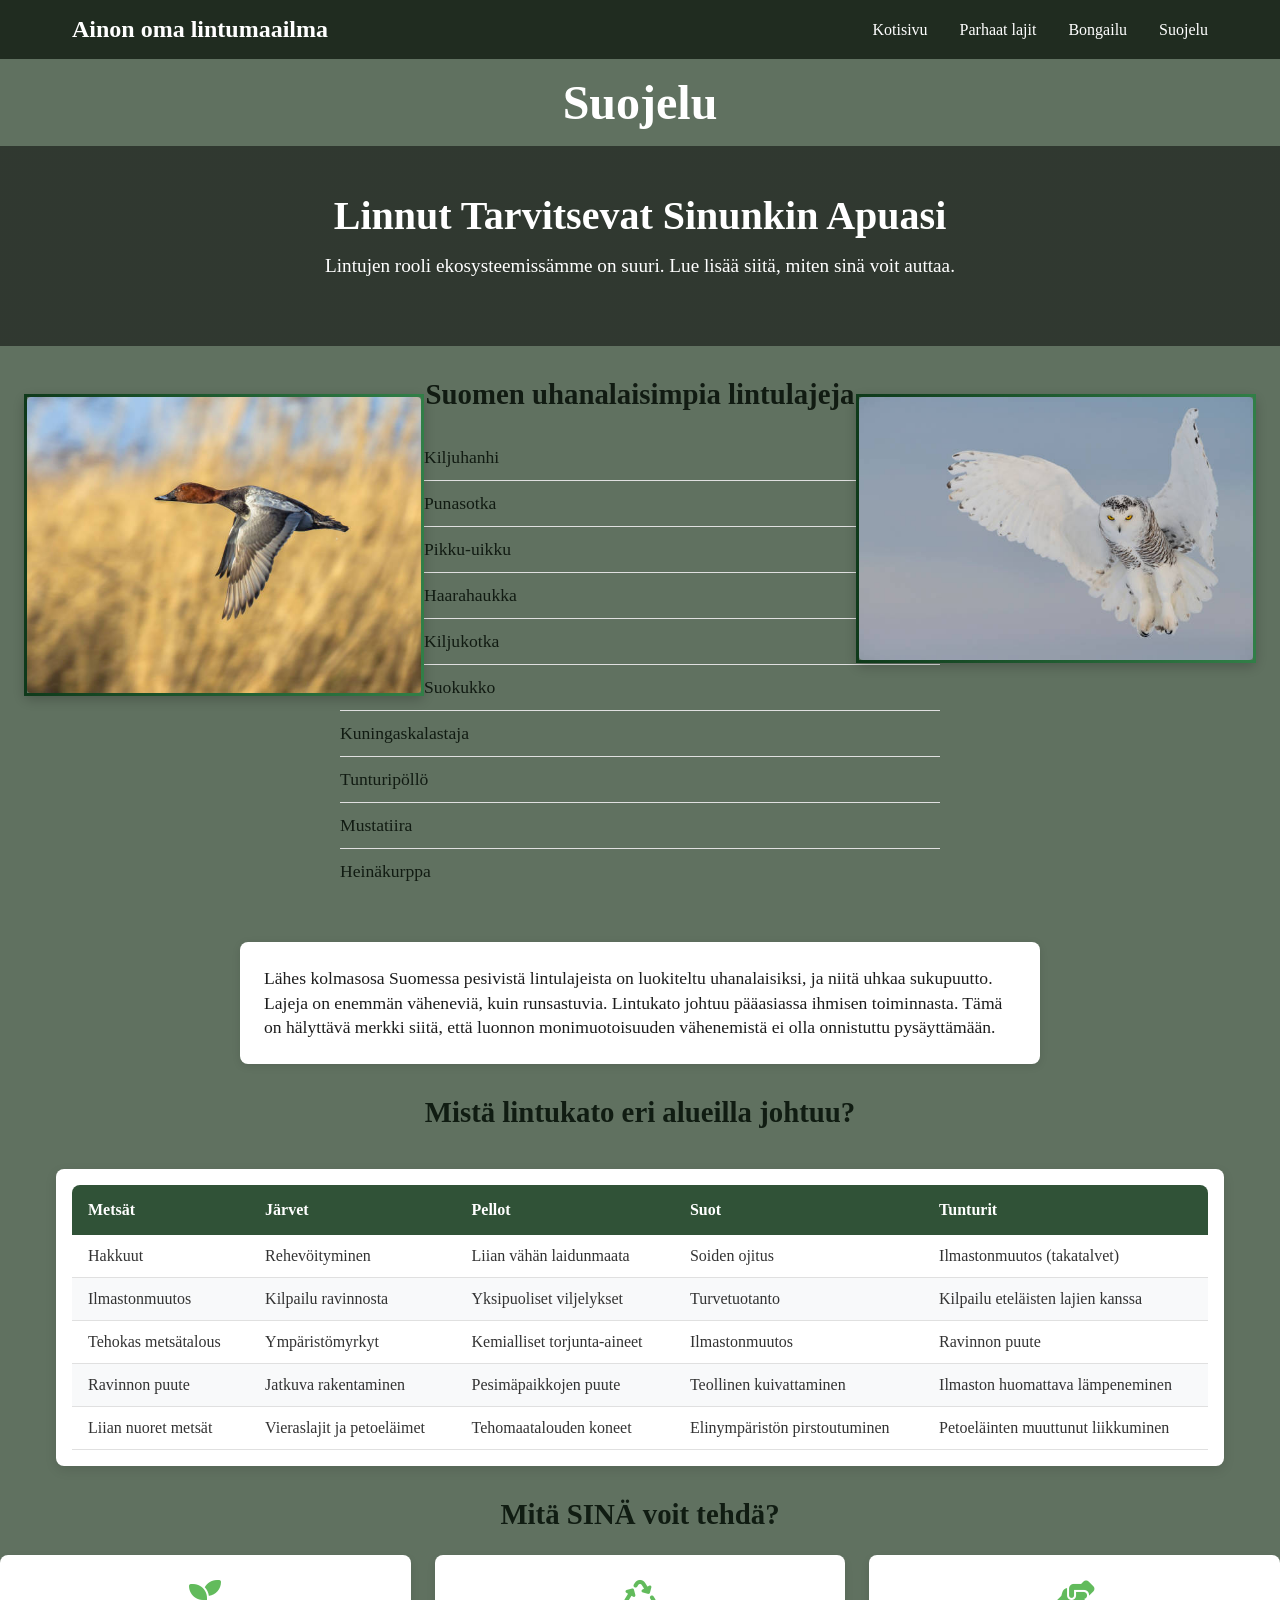
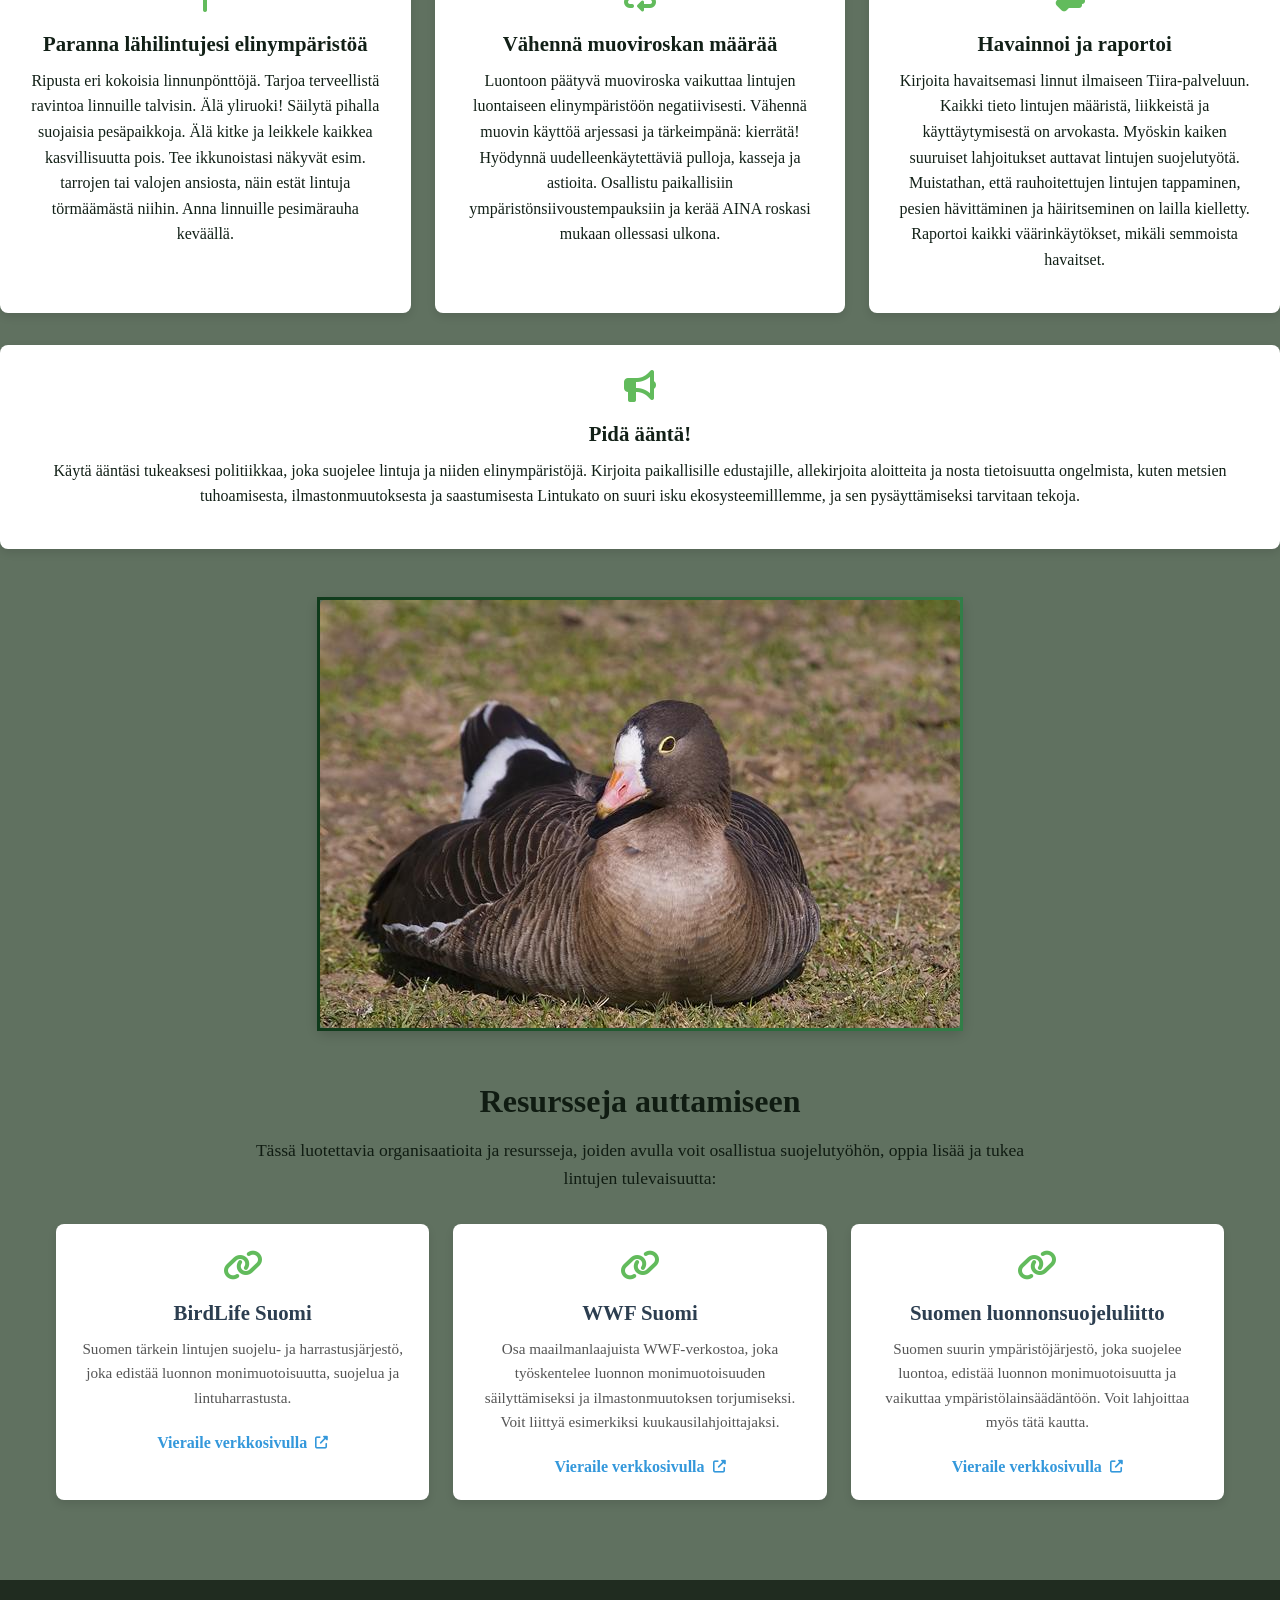
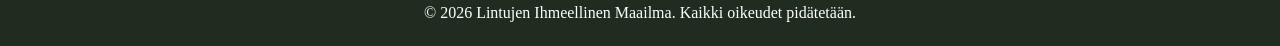
<file: WS07_Project/suojelu.html>
<!doctype html>
<html lang="fi">
  <head>
    <meta charset="UTF-8" />
    <meta name="viewport" content="width=device-width, initial-scale=1.0" />
    <link rel="stylesheet" href="style.css" />
    <link
      rel="stylesheet"
      href="https://cdnjs.cloudflare.com/ajax/libs/font-awesome/6.4.0/css/all.min.css"
      crossorigin="anonymous"
      referrerpolicy="no-referrer"
    />
    <title>Suojelu</title>
    <link rel="icon" href="favicon.ico" type="image/favicon.ico" />
    <!-- Moderneille selaimille (PNG/SVG) -->
    <link rel="icon" type="image/png" href="favicon.ico/birdicon.jpg" />
    <!-- Apple Touch Icon (iOS devices) -->
    <link rel="apple-touch-icon" href="favicon.ico/birdicon.jpg" />
  </head>
  <body>
    <nav class="navbar">
      <div class="navbar-container">
        <a href="#" class="navbar-logo">Ainon oma lintumaailma</a>
        <ul class="navbar-menu">
          <li class="navbar-item">
            <a href="index.html" class="navbar-link">Kotisivu</a>
          </li>
          <li class="navbar-item">
            <a href="lajit.html" class="navbar-link">Parhaat lajit</a>
          </li>
          <li class="navbar-item">
            <a href="bongailu.html" class="navbar-link">Bongailu</a>
          </li>
          <li class="navbar-item">
            <a href="suojelu.html" class="navbar-link">Suojelu</a>
          </li>
        </ul>
      </div>
    </nav>

    <h1 class="suojelu-title">Suojelu</h1>

    <!-- Hero section with a call-to-action -->
    <section class="hero">
      <div class="hero-content">
        <h2>Linnut Tarvitsevat Sinunkin Apuasi</h2>
        <p>
          Lintujen rooli ekosysteemissämme on suuri. Lue lisää siitä, miten sinä
          voit auttaa.
        </p>
      </div>
    </section>
    <img
      src="images/punasotka.jpg"
      class="img-fluid1"
      alt="punasotka"
      width="400"
      height="300"
    />
    <img
      src="images/tunturipollo.jpg"
      class="img-fluid2"
      alt="tunturipöllö"
      width="400"
      height="300"
    />
    <section class="bird-list-simple">
      <h2>Suomen uhanalaisimpia lintulajeja</h2>
      <ul class="bird-names">
        <li>Kiljuhanhi</li>
        <li>Punasotka</li>
        <li>Pikku-uikku</li>
        <li>Haarahaukka</li>
        <li>Kiljukotka</li>
        <li>Suokukko</li>
        <li>Kuningaskalastaja</li>
        <li>Tunturipöllö</li>
        <li>Mustatiira</li>
        <li>Heinäkurppa</li>
      </ul>
    </section>
    <p class="styled-paragraph">
      Lähes kolmasosa Suomessa pesivistä lintulajeista on luokiteltu
      uhanalaisiksi, ja niitä uhkaa sukupuutto. Lajeja on enemmän väheneviä,
      kuin runsastuvia. Lintukato johtuu pääasiassa ihmisen toiminnasta. Tämä on
      hälyttävä merkki siitä, että luonnon monimuotoisuuden vähenemistä ei olla
      onnistuttu pysäyttämään.
    </p>
    <section class="new-section">
      <h2 class="styled-subheading">Mistä lintukato eri alueilla johtuu?</h2>
    </section>
    <main>
      <div>
      <section class="table-section">
        <div class="table-container">
          <table class="lintukato-taulukko">
            <thead>
              <tr>
                <th>Metsät</th>
                <th>Järvet</th>
                <th>Pellot</th>
                <th>Suot</th>
                <th>Tunturit</th>
              </tr>
            </thead>
            <tbody>
              <tr>
                <td>Hakkuut</td>
                <td>Rehevöityminen</td>
                <td>Liian vähän laidunmaata</td>
                <td>Soiden ojitus</td>
                <td>Ilmastonmuutos (takatalvet)</td>
              </tr>
              <tr>
                <td>Ilmastonmuutos</td>
                <td>Kilpailu ravinnosta</td>
                <td>Yksipuoliset viljelykset</td>
                <td>Turvetuotanto</td>
                <td>Kilpailu eteläisten lajien kanssa</td>
              </tr>
              <tr>
                <td>Tehokas metsätalous</td>
                <td>Ympäristömyrkyt</td>
                <td>Kemialliset torjunta-aineet</td>
                <td>Ilmastonmuutos</td>
                <td>Ravinnon puute</td>
              </tr>
              <tr>
                <td>Ravinnon puute</td>
                <td>Jatkuva rakentaminen</td>
                <td>Pesimäpaikkojen puute</td>
                <td>Teollinen kuivattaminen</td>
                <td>Ilmaston huomattava lämpeneminen</td>
              </tr>
              <tr>
                <td>Liian nuoret metsät</td>
                <td>Vieraslajit ja petoeläimet</td>
                <td>Tehomaatalouden koneet</td>
                <td>Elinympäristön pirstoutuminen</td>
                <td>Petoeläinten muuttunut liikkuminen</td>
              </tr>
            </tbody>
          </table>
        </div>
      </section>
      </div>
    </main>
    <section class="new-section">
      <h2 class="styled-subheading2">Mitä SINÄ voit tehdä?</h2>
    </section>
    <!-- Vinkkiosio -->
    <section class="help-tips">
      <div class="tips-container">
        <!-- Eka vinkki -->
        <div class="tip-card">
          <div class="tip-icon">
            <i class="fas fa-seedling"></i>
          </div>
          <h3>Paranna lähilintujesi elinympäristöä</h3>
          <p>
            Ripusta eri kokoisia linnunpönttöjä. Tarjoa terveellistä ravintoa
            linnuille talvisin. Älä yliruoki! Säilytä pihalla suojaisia
            pesäpaikkoja. Älä kitke ja leikkele kaikkea kasvillisuutta pois. Tee
            ikkunoistasi näkyvät esim. tarrojen tai valojen ansiosta, näin estät
            lintuja törmäämästä niihin. Anna linnuille pesimärauha keväällä.
          </p>
        </div>

        <!-- Toka vinkki -->
        <div class="tip-card">
          <div class="tip-icon">
            <i class="fas fa-recycle"></i>
          </div>
          <h3>Vähennä muoviroskan määrää</h3>
          <p>
            Luontoon päätyvä muoviroska vaikuttaa lintujen luontaiseen
            elinympäristöön negatiivisesti. Vähennä muovin käyttöä arjessasi ja
            tärkeimpänä: kierrätä! Hyödynnä uudelleenkäytettäviä pulloja,
            kasseja ja astioita. Osallistu paikallisiin
            ympäristönsiivoustempauksiin ja kerää AINA roskasi mukaan ollessasi
            ulkona.
          </p>
        </div>

        <!-- Kolmas vinkki -->
        <div class="tip-card">
          <div class="tip-icon">
            <i class="fas fa-hands-helping"></i>
          </div>
          <h3>Havainnoi ja raportoi</h3>
          <p>
            Kirjoita havaitsemasi linnut ilmaiseen Tiira-palveluun. Kaikki tieto
            lintujen määristä, liikkeistä ja käyttäytymisestä on arvokasta.
            Myöskin kaiken suuruiset lahjoitukset auttavat lintujen
            suojelutyötä. Muistathan, että rauhoitettujen lintujen tappaminen,
            pesien hävittäminen ja häiritseminen on lailla kielletty. Raportoi
            kaikki väärinkäytökset, mikäli semmoista havaitset.
          </p>
        </div>
      </div>
      <!-- Neljäs vinkki -->
      <div class="tip-card">
        <div class="tip-icon">
          <i class="fas fa-bullhorn"></i>
        </div>
        <h3>Pidä ääntä!</h3>
        <p>
          Käytä ääntäsi tukeaksesi politiikkaa, joka suojelee lintuja ja niiden
          elinympäristöjä. Kirjoita paikallisille edustajille, allekirjoita
          aloitteita ja nosta tietoisuutta ongelmista, kuten metsien
          tuhoamisesta, ilmastonmuutoksesta ja saastumisesta Lintukato on suuri
          isku ekosysteemilllemme, ja sen pysäyttämiseksi tarvitaan tekoja.
        </p>
      </div>
    </section>
    <div>
    <section class="photo-section">
      <div class="photo-container">
        <img
          src="images/kiljuhanhi.jpg"
          alt="kiljuhanhi"
          class="kiljuhanhi-kuva"
        />
      </div>
    </section>
    </div>
    <!-- Linkki osio -->
    <section class="resources-links">
      <h2>Resursseja auttamiseen</h2>
      <p class="section-intro">
        Tässä luotettavia organisaatioita ja resursseja, joiden avulla voit
        osallistua suojelutyöhön, oppia lisää ja tukea lintujen tulevaisuutta:
      </p>

      <div class="links-container">
        <!-- Linkki 1: -->
        <div class="link-card">
          <div class="link-icon">
            <i class="fas fa-link"></i>
          </div>
          <h3>BirdLife Suomi</h3>
          <p>
            Suomen tärkein lintujen suojelu- ja harrastusjärjestö, joka edistää
            luonnon monimuotoisuutta, suojelua ja lintuharrastusta.
          </p>
          <a
            href="https://www.birdlife.fi/suojelu/"
            target="_blank"
            rel="noopener noreferrer"
            class="external-link"
          >
            Vieraile verkkosivulla <i class="fas fa-external-link-alt"></i>
          </a>
        </div>

        <!-- Linkki 2 -->
        <div class="link-card">
          <div class="link-icon">
            <i class="fas fa-link"></i>
          </div>
          <h3>WWF Suomi</h3>
          <p>
            Osa maailmanlaajuista WWF-verkostoa, joka työskentelee luonnon
            monimuotoisuuden säilyttämiseksi ja ilmastonmuutoksen torjumiseksi.
            Voit liittyä esimerkiksi kuukausilahjoittajaksi.
          </p>
          <a
            href="https://wwf.fi/"
            target="_blank"
            rel="noopener noreferrer"
            class="external-link"
          >
            Vieraile verkkosivulla <i class="fas fa-external-link-alt"></i>
          </a>
        </div>

        <!-- Linkki 3-->
        <div class="link-card">
          <div class="link-icon">
            <i class="fas fa-link"></i>
          </div>
          <h3>Suomen luonnonsuojeluliitto</h3>
          <p>
            Suomen suurin ympäristöjärjestö, joka suojelee luontoa, edistää
            luonnon monimuotoisuutta ja vaikuttaa ympäristölainsäädäntöön. Voit
            lahjoittaa myös tätä kautta.
          </p>
          <a
            href="https://www.sll.fi/"
            target="_blank"
            rel="noopener noreferrer"
            class="external-link"
          >
            Vieraile verkkosivulla <i class="fas fa-external-link-alt"></i>
          </a>
        </div>
      </div>
    </section>
    <footer>
      <p>
        &copy; 2026 Lintujen Ihmeellinen Maailma. Kaikki oikeudet pidätetään.
      </p>
    </footer>
  </body>
</html>
</file>
<file: WS07_Project/style.css>
body {
  background-color: #607160;
}
/* Default margin ja padding */
* {
  margin: 0;
  padding: 0;
  box-sizing: border-box;
}
/* KOTISIVU */
.website-title {
  font-family: "Playfair Display", serif;
  font-size: 3rem;
  color: #ffffff;
  text-align: center;
  margin: 1rem 0;
  font-weight: 700;
}
h1 {
  color: #06150b;
}

/* Navigoinnin stailaus */
.navbar {
  background-color: #202c20;
  color: white;
  padding: 1rem 0;
  position: sticky;
  top: 0;
  z-index: 100;
}

.navbar-container {
  max-width: 1200px;
  margin: 0 auto;
  display: flex;
  justify-content: space-between;
  align-items: center;
  padding: 0 2rem;
}

.navbar-logo {
  font-size: 1.5rem;
  font-weight: bold;
  color: white;
  text-decoration: none;
}

.navbar-menu {
  display: flex;
  list-style: none;
}

.navbar-item {
  margin-left: 2rem;
}

.navbar-link {
  color: white;
  text-decoration: none;
  font-size: 1rem;
  transition: color 0.3s ease;
}

.navbar-link:hover {
  color: #206432;
}
/* Responsiivisuus */
@media (max-width: 768px) {
  .navbar-container {
    flex-direction: column;
    align-items: flex-start;
  }

  .navbar-menu {
    flex-direction: column;
    width: 100%;
    margin-top: 1rem;
  }

  .navbar-item {
    margin: 0.5rem 0;
  }
}
.text-box {
  width: 300px;
  height: 100px;
  padding: 10px;
  border: 1px solid #ccc;
  border-radius: 5px;
  background-color: #f9f9f9;
  font-family: "Playfair Display", serif;
  font-size: 14px;
  resize: none;
  margin: 10px;
}
.fact-box {
  background-color: #f8f9fa;
  border-radius: 10px;
  padding: 20px;
  margin: 20px auto;
  max-width: 600px;
  box-shadow: 0 4px 8px rgba(0, 0, 0, 0.1);
  border-left: 5px solid #202c20;
  font-family: "Playfair Display", serif;
}

.fact-box h2 {
  color: #333;
  margin-top: 0;
}

.fact-box p {
  color: #282828;
  line-height: 1.6;
}
/* Karuselli */
.carousel {
  width: 800px;
  height: 400px;
  position: absolute;
  top: 50%;
  left: 50%;
  transform: translate(-50%, -50%);
  overflow: hidden;
  border-radius: 8px;
  box-shadow: 0 4px 8px rgba(0, 0, 0, 0.2);
}
.carousel input[type="radio"] {
  display: none;
}

/* Kuvien container */
.slides {
  display: flex;
  width: 300%;
  height: 100%;
  transition: transform 0.5s ease;
}

/* Karusellin kuvat */
.slide {
  width: 33.33%;
  height: 100%;
}

.slide img {
  width: 100%;
  height: 100%;
  object-fit: cover;
}

/* Navigaatio pallukat */
.dots {
  position: absolute;
  bottom: 20px;
  left: 50%;
  transform: translateX(-50%);
  display: flex;
  gap: 10px;
}

.dots label {
  width: 12px;
  height: 12px;
  border-radius: 50%;
  background-color: rgba(255, 255, 255, 0.5);
  cursor: pointer;
  transition: background-color 0.3s ease;
}

.dots label:hover {
  background-color: rgba(255, 255, 255, 0.8);
}

/* Kuvien transitiot */
#slide1:checked ~ .slides {
  transform: translateX(0%);
}
#slide2:checked ~ .slides {
  transform: translateX(-33.33%);
}
#slide3:checked ~ .slides {
  transform: translateX(-66.66%);
}
@media (max-width: 768px) {
  .carousel {
    width: 100%;
    height: 300px;
  }
}
.intro-box {
  max-width: 600px;
  margin: 2rem auto;
  padding: 1.5rem;
  background-color: #ffffff;
  border-radius: 8px;
  box-shadow: 0 2px 10px rgba(0, 0, 0, 0.1);
  text-align: center;
  font-family: "Playfair Display", serif;
}

.intro-box::before {
  content: "🦆";
  font-size: 2.5rem;
  display: block;
  margin-bottom: 1rem;
  color: #3498db;
}

.intro-box h2 {
  color: #101c12;
  margin-bottom: 1rem;
  font-size: 1.8rem;
}

.intro-box p {
  color: #101c12;
  line-height: 1.6;
  font-size: 1rem;
}
.intro-box {
  margin-top: 33rem; /* Lisää tilaa infoboxin yläpuolelle */
}
/* Mistä kaikki alkoi stailaus */
.birding-story {
  max-width: 1000px;
  margin: 3rem auto;
  padding: 0 1rem;
}

.story-container {
  background-color: #ffffff;
  border-radius: 15px;
  padding: 2.5rem;
  box-shadow: 0 6px 12px rgba(0, 0, 0, 0.1);
  display: flex;
  flex-wrap: wrap;
  gap: 2rem;
  align-items: center;
  border: 1px solid #ffffff;
}

.story-container h2 {
  color: #0a140e;
  font-size: 2rem;
  margin-bottom: 1.5rem;
  text-align: center;
  width: 100%;
}

.story-image {
  flex: 1;
  min-width: 250px;
  max-width: 350px;
  border-radius: 10px;
  overflow: hidden;
  box-shadow: 0 4px 8px rgba(0, 0, 0, 0.15);
}

.story-image img {
  width: 100%;
  height: 350px;
  object-fit: cover;
  transition: transform 0.5s ease;
}

.story-image img:hover {
  transform: scale(1.03);
}

.story-text {
  flex: 2;
  min-width: 250px;
  text-align: left;
}

.story-text p {
  color: #0c110b;
  font-size: 1rem;
  line-height: 1.8;
  margin-bottom: 1.2rem;
}

.story-signature {
  color: #2c5e42 !important;
  font-style: italic;
  font-weight: bold;
  text-align: right;
  margin-top: 1.5rem;
  font-size: 1.1rem;
}

/* Responsiivisuus */
@media (max-width: 768px) {
  .story-container {
    flex-direction: column;
    text-align: center;
  }

  .story-text {
    text-align: left;
  }

  .story-signature {
    text-align: left;
  }
}
.image-grid {
  display: grid;
  grid-template-columns: repeat(auto-fill, minmax(250px, 1fr));
  gap: 1.5rem;
  padding: 1rem;
  margin: 0 auto; /* Grid keskelle sivua */
  max-width: 1200px;
}

.grid-item {
  border-radius: 10px;
  overflow: hidden;
  box-shadow: 0 4px 8px rgba(0, 0, 0, 0.1);
  transition:
    transform 0.3s ease,
    box-shadow 0.3s ease;
}

.grid-item:hover {
  transform: translateY(-5px);
  box-shadow: 0 6px 12px rgba(0, 0, 0, 0.2);
}

.grid-item img {
  width: 100%;
  height: 200px;
  object-fit: cover;
  display: block;
  transition: transform 0.5s ease;
}

.grid-item:hover img {
  transform: scale(1.05);
}
.contact-form-container {
    max-width: 600px;
    margin: 3rem auto;
    padding: 2rem;
    background-color: #ffffff;
    border-radius: 10px;
    box-shadow: 0 4px 8px rgba(0, 0, 0, 0.1);
    text-align: center;
}

.contact-form-container h2 {
    color: #0c1911;
    margin-bottom: 1rem;
}

.contact-form-container p {
    color: #162415;
    margin-bottom: 2rem;
}

.contact-form {
    display: flex;
    flex-direction: column;
    text-align: left;
}

.form-group {
    margin-bottom: 1.5rem;
}

.form-group label {
    display: block;
    margin-bottom: 0.5rem;
    color: #0d1a12;
    font-weight: bold;
}

.form-group input,
.form-group select,
.form-group textarea {
    width: 100%;
    padding: 0.8rem;
    border: 1px solid #ddd;
    border-radius: 5px;
    font-size: 1rem;
}

.form-group textarea {
    resize: vertical;
    min-height: 100px;
}

.form-submit {
    background-color: #314a30;
    color: white;
    padding: 0.8rem 1.5rem;
    border: none;
    border-radius: 5px;
    font-size: 1rem;
    cursor: pointer;
    transition: background-color 0.3s ease;
    margin-top: 1rem;
}

.form-submit:hover {
    background-color: #1a3d2e;
}

/* SUOJELU-SIVU */

.suojelu-title {
  font-family: "Playfair Display", serif;
  font-size: 3rem;
  color: #ffffff;
  text-align: center;
  margin: 1rem 0;
  font-weight: 700;
}
/* Hero-osio */
.hero {
  background:
    linear-gradient(rgba(0, 0, 0, 0.5), rgba(0, 0, 0, 0.5)),
    url("https://via.placeholder.com/1200x400");
  background-size: cover;
  background-position: center;
  height: 200px;
  display: flex;
  justify-content: center;
  align-items: center;
  text-align: center;
  color: white;
  padding: 0 1rem;
}
.hero-content {
  max-width: 800px;
}

.hero h2 {
  font-size: 2.5rem;
  margin-bottom: 1rem;
  font-family: "Playfair Display", serif;
}

.hero p {
  font-size: 1.2rem;
  margin-bottom: 1.5rem;
}
.hero button {
  background-color: #3498db;
  color: white;
  border: none;
  padding: 0.75rem 1.5rem;
  border-radius: 4px;
  cursor: pointer;
  font-size: 1rem;
  transition: background-color 0.3s ease;
}
.hero button:hover {
  background-color: #2980b9;
}
.img-fluid1 {
  display: block;
  max-width: 80%; /* Maksimileveys 80% */
  height: auto;
  float: left;
  margin: 3rem auto 0; /* Tilaa kuvan yläpuolelle */
  margin-left: 1.5rem; /* Tilaa sivun ja kuvan väliin */
  border-radius: 7px;
  box-shadow: 0 4px 12px rgba(0, 0, 0, 0.2);
  border: 3px solid;
  border-image: linear-gradient(to right, #0f3a1b, #317e47) 1; /* Liukuväri reunus */
  transition:
    transform 0.3s ease,
    box-shadow 0.3s ease; /* Hover efekti */
}

.img-fluid1:hover {
  transform: scale(1.02); /* Kuva suurenee hieman */
  box-shadow: 0 6px 16px rgba(0, 0, 0, 0.3); /* Varjo syvenee */
}
.bird-list-simple {
  max-width: 600px;
  margin: 0 auto 3rem;
  text-align: center;
  margin: 2rem auto 3rem; /* Lisää tilaa listan yläpuolelle */
}

.bird-list-simple h2 {
  font-family: "Playfair Display", serif;
  font-size: 1.8rem;
  color: #111b12;
  margin-bottom: 1.5rem;
}

.bird-names {
  list-style: none;
  text-align: left;
}

.bird-names li {
  padding: 0.75rem 0;
  border-bottom: 1px solid #e0e0e0;
  font-size: 1.1rem;
  color: #111b12;
}

.bird-names li:last-child {
  border-bottom: none;
}
/* Responsiivisuus */
@media (max-width: 768px) {
  .bird-names li {
    font-size: 1rem;
    padding: 0.5rem 0;
  }
}

@media (max-width: 480px) {
  .bird-names li {
    font-size: 0.9rem;
  }
}
.img-fluid2 {
  display: block;
  max-width: 80%; /* Maksimileveys 80% */
  height: auto;
  float: right;
  margin: 3rem auto 0; /* Tilaa kuvan yläpuolelle */
  margin-right: 1.5rem; /* Tilaa sivun ja kuvan väliin */
  border-radius: 7px;
  box-shadow: 0 4px 12px rgba(0, 0, 0, 0.2);
  border: 3px solid;
  border-image: linear-gradient(to right, #0f3a1b, #317e47) 1; /* Liukuväri reunus */
  transition:
    transform 0.3s ease,
    box-shadow 0.3s ease; /* Hover efekti */
}
.img-fluid2:hover {
  transform: scale(1.02); /* Kuva suurenee hieman */
  box-shadow: 0 6px 16px rgba(0, 0, 0, 0.3); /* Varjo syvenee */
}
.styled-paragraph {
  font-family: "Playfair Display", serif;
  font-size: 1.1rem;
  line-height: 1.4;
  color: #1d1d1d;
  max-width: 800px;
  margin: 0 auto 2rem;
  padding: 1.5rem;
  background-color: #ffffff;
  border-radius: 8px;
  box-shadow: 0 2px 8px rgba(0, 0, 0, 0.1);
  text-align: left;
}
.styled-subheading {
  font-family: "Playfair Display", serif;
  font-size: 1.8rem;
  color: #101c12;
  text-align: center;
  margin-left: auto;
  margin-right: auto;
  display: block;
  margin: 2rem auto 1rem;
  padding-bottom: 0.5rem;
  max-width: 100%;
}
/* Lintukatotaulukko */
.table-section {
  max-width: 1200px;
  margin: 2rem auto;
  padding: 0 1rem;
}

.table-section h2 {
  font-family: "Playfair Display", serif;
  font-size: 2rem;
  color: #101c12;
  text-align: center;
  margin-bottom: 1.5rem;
}

/* Table container */
.table-container {
  overflow-x: auto;
  margin: 0 auto;
  max-width: 100%;
  box-shadow: 0 4px 12px rgba(0, 0, 0, 0.1);
  border-radius: 8px;
  background-color: white;
  padding: 1rem;
}

/* Taulukko stailaus */
.lintukato-taulukko {
  width: 100%;
  border-collapse: collapse;
  font-size: 1rem;
  color: #333;
}

.lintukato-taulukko caption {
  font-style: italic;
  color: #555;
  padding: 0.5rem;
  text-align: center;
  font-size: 0.9rem;
  caption-side: bottom;
}

.lintukato-taulukko th {
  background-color: #305237;
  color: white;
  font-weight: 600;
  text-align: left;
  padding: 1rem;
  font-family: "Playfair Display", serif;
}

.lintukato-taulukko td {
  padding: 0.75rem 1rem;
  border-bottom: 1px solid #e0e0e0;
  text-align: left;
}

.lintukato-taulukko tr:nth-child(even) {
  background-color: #f8f9fa;
}

/* Header cell styling */
.lintukato-taulukko th:first-child {
  border-top-left-radius: 8px;
}

.lintukato-taulukko th:last-child {
  border-top-right-radius: 8px;
}

/* Responsiivisuus */
@media (max-width: 768px) {
  .lintukato-taulukko th,
  .lintukato-taulukko td {
    padding: 0.5rem;
    font-size: 0.9rem;
  }
}

@media (max-width: 480px) {
  .lintukato-taulukko {
    font-size: 0.8rem;
  }

  .lintukato-taulukko th,
  .lintukato-taulukko td {
    padding: 0.4rem;
  }
}
.styled-subheading2 {
  font-family: "Playfair Display", serif;
  font-size: 1.8rem;
  color: #101c12;
  text-align: center;
  margin-left: auto;
  margin-right: auto;
  display: block;
  margin: 2rem auto 1rem;
  padding-bottom: 0.5rem;
  max-width: 100%;
}
/* Vinkki osuus */
.help-tips {
  margin-bottom: 3rem;
}

.help-tips h2 {
  font-family: "Playfair Display", serif;
  font-size: 2.2rem;
  color: #2c3e50;
  text-align: center;
  margin-bottom: 2rem;
}

.tips-container {
  display: grid;
  grid-template-columns: repeat(auto-fit, minmax(300px, 1fr));
  gap: 1.5rem;
  margin-bottom: 2rem;
}
.tip-card {
  background-color: white;
  border-radius: 8px;
  padding: 1.5rem;
  box-shadow: 0 4px 8px rgba(0, 0, 0, 0.1);
  transition:
    transform 0.3s ease,
    box-shadow 0.3s ease;
}

.tip-icon {
  font-size: 2rem;
  color: #62bb5c;
  margin-bottom: 1rem;
  text-align: center;
}

.tip-card h3 {
  font-size: 1.3rem;
  color: #122017;
  margin-bottom: 0.75rem;
  text-align: center;
}

.tip-card p {
  color: #122017;
  line-height: 1.6;
  margin-bottom: 1rem;
  text-align: center;
}
.photo-section {
  max-width: 100%;
  margin: 2rem auto;
  text-align: center;
}

.photo-container {
  display: inline-block;
  position: relative;
  max-width: 100%;
}

.kiljuhanhi-kuva {
  width: 100%;
  max-width: 800px;
  height: auto;
  border-radius: 8px;
  box-shadow: 0 4px 12px rgba(0, 0, 0, 0.15);
  display: block;
  border: 3px solid;
  border-image: linear-gradient(to right, #0f3a1b, #317e47) 1; /* Liukuväri reunus */
}
/* Linkki osuus */
.resources-links {
  max-width: 1200px;
  margin: 3rem auto;
  padding: 0 1rem;
}

.resources-links h2 {
  font-family: "Playfair Display", serif;
  font-size: 2rem;
  color: #101c12;
  text-align: center;
  margin-bottom: 1rem;
}

.section-intro {
  text-align: center;
  color: #101c12;
  max-width: 800px;
  margin: 0 auto 2rem;
  font-size: 1.1rem;
  line-height: 1.6;
}

/* Linkkien container */
.links-container {
  display: grid;
  grid-template-columns: repeat(auto-fit, minmax(300px, 1fr));
  gap: 1.5rem;
}

/* Linkki card */
.link-card {
  background-color: white;
  border-radius: 8px;
  padding: 1.5rem;
  box-shadow: 0 4px 8px rgba(0, 0, 0, 0.1);
  transition:
    transform 0.3s ease,
    box-shadow 0.3s ease;
  text-align: center;
}

.link-card:hover {
  transform: translateY(-5px);
  box-shadow: 0 6px 16px rgba(0, 0, 0, 0.15);
}

.link-icon {
  font-size: 2rem;
  color: #62bb5c;
  margin-bottom: 1rem;
}

.link-card h3 {
  font-size: 1.3rem;
  color: #2c3e50;
  margin-bottom: 0.75rem;
}

.link-card p {
  color: #555;
  line-height: 1.6;
  margin-bottom: 1.5rem;
  font-size: 0.95rem;
}

/* External linkkien stailaus */
.external-link {
  display: inline-flex;
  align-items: center;
  gap: 0.5rem;
  color: #3498db;
  text-decoration: none;
  font-weight: 600;
  transition: color 0.3s ease;
}

.external-link:hover {
  color: #2980b9;
  text-decoration: underline;
}

.external-link i {
  font-size: 0.8rem;
}

/* Responsiivisuus */
@media (max-width: 768px) {
  .links-container {
    grid-template-columns: 1fr;
  }

  .link-card {
    padding: 1rem;
  }
}

@media (max-width: 480px) {
  .resources-links h2 {
    font-size: 1.8rem;
  }

  .link-card h3 {
    font-size: 1.2rem;
  }
}
footer {
  text-align: center;
  padding: 1.5rem;
  background-color: #202c20;
  color: white;
  margin-top: 5rem; /* Tilaa footerin yläpuolelle */
}

/* PARHAAT LAJIT-SIVU */

.parhaatlajit-title {
  font-family: "Playfair Display", serif;
  font-size: 3rem;
  color: #ffffff;
  text-align: center;
  margin: 1rem 0;
  font-weight: 700;
}
/* Lajit introlaatikon stailaus */
.lajitintrolaatikko {
  background-color: #ffffff;
  border-radius: 10px;
  padding: 2rem;
  margin: 2rem auto;
  max-width: 800px;
  box-shadow: 0 4px 8px rgba(0, 0, 0, 0.1);
  text-align: center;
  border: 1px solid #ffffff;
}

.lajitintrolaatikko h1 {
  color: #202c20;
  margin-bottom: 1rem;
  font-size: 2.2rem;
}

.lajitintrolaatikko p {
  color: #171e18;
  font-size: 1.1rem;
  line-height: 1.6;
  margin-bottom: 1.5rem;
}
/* Lajiesittelyjen stailaus */
.bird-sections {
  display: flex;
  flex-wrap: wrap;
  justify-content: center;
  gap: 2rem;
  padding: 2rem;
  max-width: 1200px;
  margin: 0 auto;
}

.bird-card {
  background-color: #ffffff;
  border-radius: 10px;
  box-shadow: 0 4px 8px rgba(0, 0, 0, 0.1);
  overflow: hidden;
  width: 300px;
  transition: transform 0.3s ease;
}

.bird-card:hover {
  transform: translateY(-5px);
}

.bird-image {
  height: 200px;
  overflow: hidden;
}

.bird-image img {
  width: 100%;
  height: 100%;
  object-fit: cover;
  transition: transform 0.5s ease;
}

.bird-card:hover .bird-image img {
  transform: scale(1.05);
}

.bird-text {
  padding: 1.5rem;
}

.bird-text h2 {
  color: #2c5e42;
  margin: 0 0 0.5rem 0;
  font-size: 1.5rem;
}

.scientific-name {
  color: #888;
  font-style: italic;
  margin: 0 0 1rem 0;
  font-size: 0.9rem;
}

.bird-text p {
  color: #333232;
  font-size: 0.95rem;
  line-height: 1.6;
  margin-bottom: 1rem;
}
/* Puluosio stailaus */
.pigeon-section {
  background-color: #ffffff;
  padding: 3rem 2rem;
  margin: 2rem auto;
  max-width: 1200px;
  border-radius: 15px;
  box-shadow: 0 6px 12px rgba(0, 0, 0, 0.1);
  border: 1px solid #ffffff;
}

.pigeon-header {
  text-align: center;
  margin-bottom: 2rem;
}

.pigeon-header h1 {
  color: #1b271f;
  font-size: 2.5rem;
  margin-bottom: 0.5rem;
}

.pigeon-subtitle {
  color: #1b271f;
  font-size: 1.1rem;
  max-width: 700px;
  margin: 0 auto;
  line-height: 1.6;
}

.pigeon-content {
  display: flex;
  justify-content: center;
  gap: 2rem;
  margin-bottom: 2rem;
  flex-wrap: wrap;
}

.pigeon-image-container {
  text-align: center;
  max-width: 400px;
}

.pigeon-image {
  width: 100%;
  height: 300px;
  object-fit: cover;
  border-radius: 10px;
  box-shadow: 0 4px 8px rgba(0, 0, 0, 0.2);
  transition: transform 0.3s ease;
}

.pigeon-image:hover {
  transform: scale(1.02);
}

.image-caption {
  color: #596061;
  font-style: italic;
  margin-top: 0.5rem;
  font-size: 0.9rem;
}

.pigeon-text {
  max-width: 800px;
  margin: 0 auto;
  text-align: center;
  padding: 0 1rem;
}

.pigeon-text h2 {
  color: #161e27;
  font-size: 1.8rem;
  margin-bottom: 1rem;
}

.pigeon-text p {
  color: #0f1c12;
  font-size: 1rem;
  line-height: 1.8;
  margin-bottom: 1rem;
}

/* BONGAILU-SIVU */

.bongailu-title {
  font-family: "Playfair Display", serif;
  font-size: 3rem;
  color: #ffffff;
  text-align: center;
  margin: 1rem 0;
  font-weight: 700;
}

.spotting-hero {
  font-size: 3rem;
  margin-bottom: 1rem;
}

.spotting-hero p {
  font-size: 1.2rem;
  max-width: 700px;
  margin: 0 auto;
}

.spotting-intro {
  max-width: 800px;
  margin: 0 auto 3rem auto;
  padding: 0 1rem;
  text-align: center;
}

.spotting-intro h1 {
  color: #ffffff;
  font-size: 2rem;
  margin-bottom: 1rem;
}

.spotting-intro p {
  font-size: 1.1rem;
  line-height: 1.6;
  color: #ffffff;
}

/* Vinkki osio */
.spotting-tips {
  background-color: #ffffff;
  padding: 2rem;
  margin: 2rem auto;
  max-width: 1000px;
  border-radius: 10px;
}

.spotting-tips h1 {
  text-align: center;
  color: #2c5e42;
  margin-bottom: 2rem;
  font-size: 2rem;
}

.bongailu-tips-container {
  display: flex;
  justify-content: space-between;
  flex-wrap: wrap;
  gap: 1.5rem;
}

.bongailu-tip-card {
  background-color: rgb(223, 247, 227);
  padding: 1.5rem;
  border-radius: 8px;
  box-shadow: 0 4px 6px rgba(0, 0, 0, 0.1);
  flex: 1;
  min-width: 250px;
  max-width: 300px;
}

.bongailu-tip-card h2 {
  color: #2c5e42;
  margin-bottom: 0.8rem;
  font-size: 1.3rem;
}

.bongailu-tip-card p {
  color: #5a5a5a;
  line-height: 1.6;
  margin: 0;
}
.harakka-kuva {
  width: 100%;
  max-width: 800px;
  height: auto;
  border-radius: 8px;
  box-shadow: 0 4px 12px rgba(0, 0, 0, 0.15);
  display: block;
  border: 3px solid;
  border-image: linear-gradient(to right, #0f3a1b, #317e47) 1; /* Liukuväri reunus */
}
/* Vuodenaika osio stailaus */
.seasonal-tips {
  max-width: 1200px;
  margin: 3rem auto;
  padding: 0 1rem;
  text-align: center;
}

.seasonal-tips h1 {
  color: #ffffff;
  font-size: 2rem;
  margin-bottom: 1rem;
}

.seasonal-tips p {
  color: #ffffff;
  font-size: 1.1rem;
  margin-bottom: 2rem;
  max-width: 800px;
  margin-left: auto;
  margin-right: auto;
}

.seasonal-container {
  display: grid;
  grid-template-columns: repeat(auto-fit, minmax(250px, 1fr));
  gap: 1.5rem;
}

.season-card {
  background-color: rgb(255, 255, 255);
  padding: 1.5rem;
  border-radius: 10px;
  box-shadow: 0 4px 8px rgba(0, 0, 0, 0.1);
  text-align: center;
  transition: transform 0.3s ease;
}

.season-card:hover {
  transform: translateY(-5px);
}

.season-icon {
  font-size: 2.5rem;
  margin-bottom: 0.5rem;
}

.season-card h1 {
  color: #2c5e42;
  margin-bottom: 1rem;
  font-size: 1.4rem;
}

.season-card p {
  color: #5a5a5a;
  font-size: 0.95rem;
  line-height: 1.6;
  margin-bottom: 0.8rem;
  text-align: left;
}

.season-tip {
  color: #2c5e42 !important;
  font-style: italic;
  background-color: #ffffff;
  padding: 0.5rem;
  border-radius: 5px;
  margin-top: 1rem;
  text-align: center;
}

.riekko-kuva {
  width: 100%;
  max-width: 800px;
  height: auto;
  border-radius: 8px;
  box-shadow: 0 4px 12px rgba(0, 0, 0, 0.15);
  display: block;
  border: 3px solid;
  border-image: linear-gradient(to right, #0f3a1b, #317e47) 1; /* Liukuväri reunus */
}
.birding-glossary {
  max-width: 800px;
  margin: 3rem auto;
  padding: 0 1rem;
  text-align: center;
  color: #ffffff;
}

.glossary-container {
  display: grid;
  grid-template-columns: repeat(auto-fill, minmax(300px, 1fr));
  gap: 1rem;
  margin-top: 2rem;
}

.glossary-item {
  background-color: rgb(255, 255, 255);
  padding: 1.5rem;
  border-radius: 8px;
  box-shadow: 0 4px 6px rgba(0, 0, 0, 0.1);
  text-align: left;
}

.glossary-term {
  color: #101611;
  margin-bottom: 0.5rem;
  font-size: 1.2rem;
  border-bottom: 1px solid #eee;
  padding-bottom: 0.5rem;
}

.glossary-definition {
  color: #101611;
  margin: 0;
  line-height: 1.6;
}
.viiksitimali-kuva {
  width: 100%;
  max-width: 800px;
  height: auto;
  border-radius: 8px;
  box-shadow: 0 4px 12px rgba(0, 0, 0, 0.15);
  display: block;
  border: 3px solid;
  border-image: linear-gradient(to right, #0f3a1b, #317e47) 1; /* Liukuväri reunus */
}
</file>
